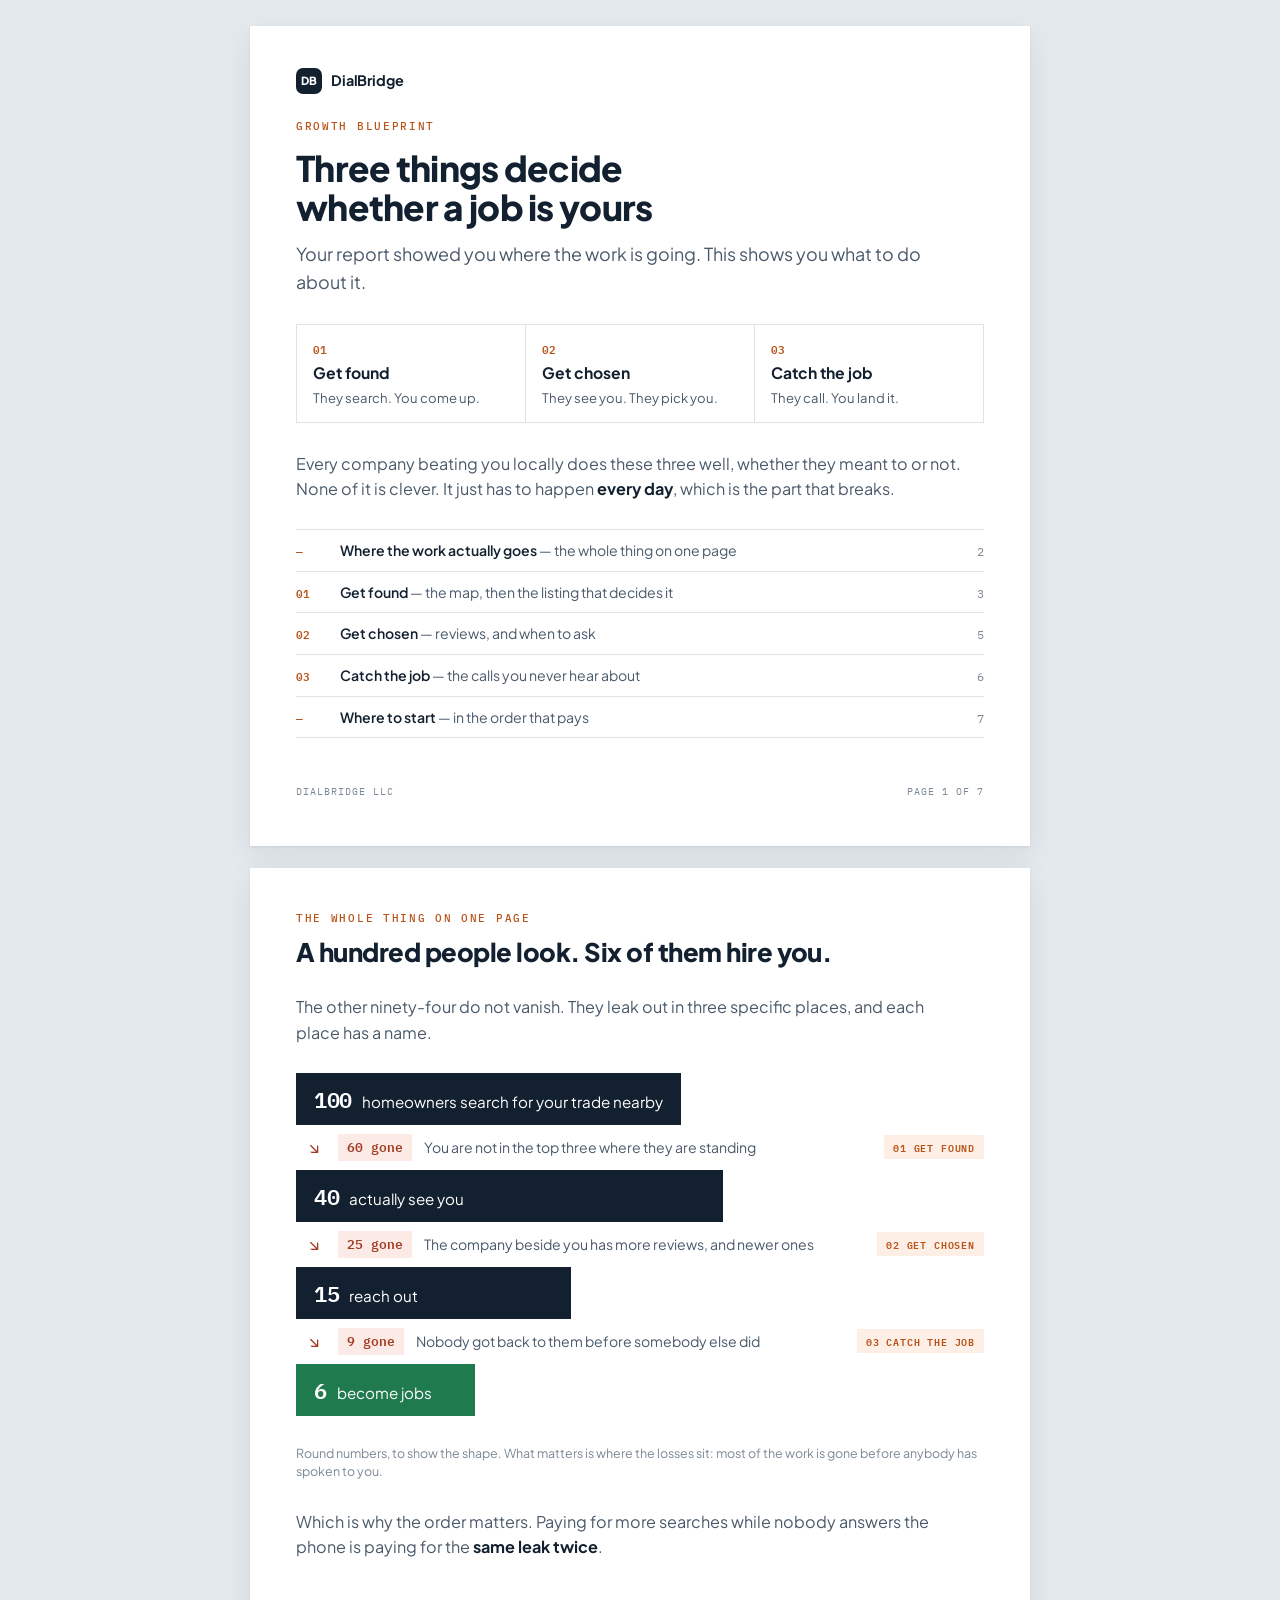
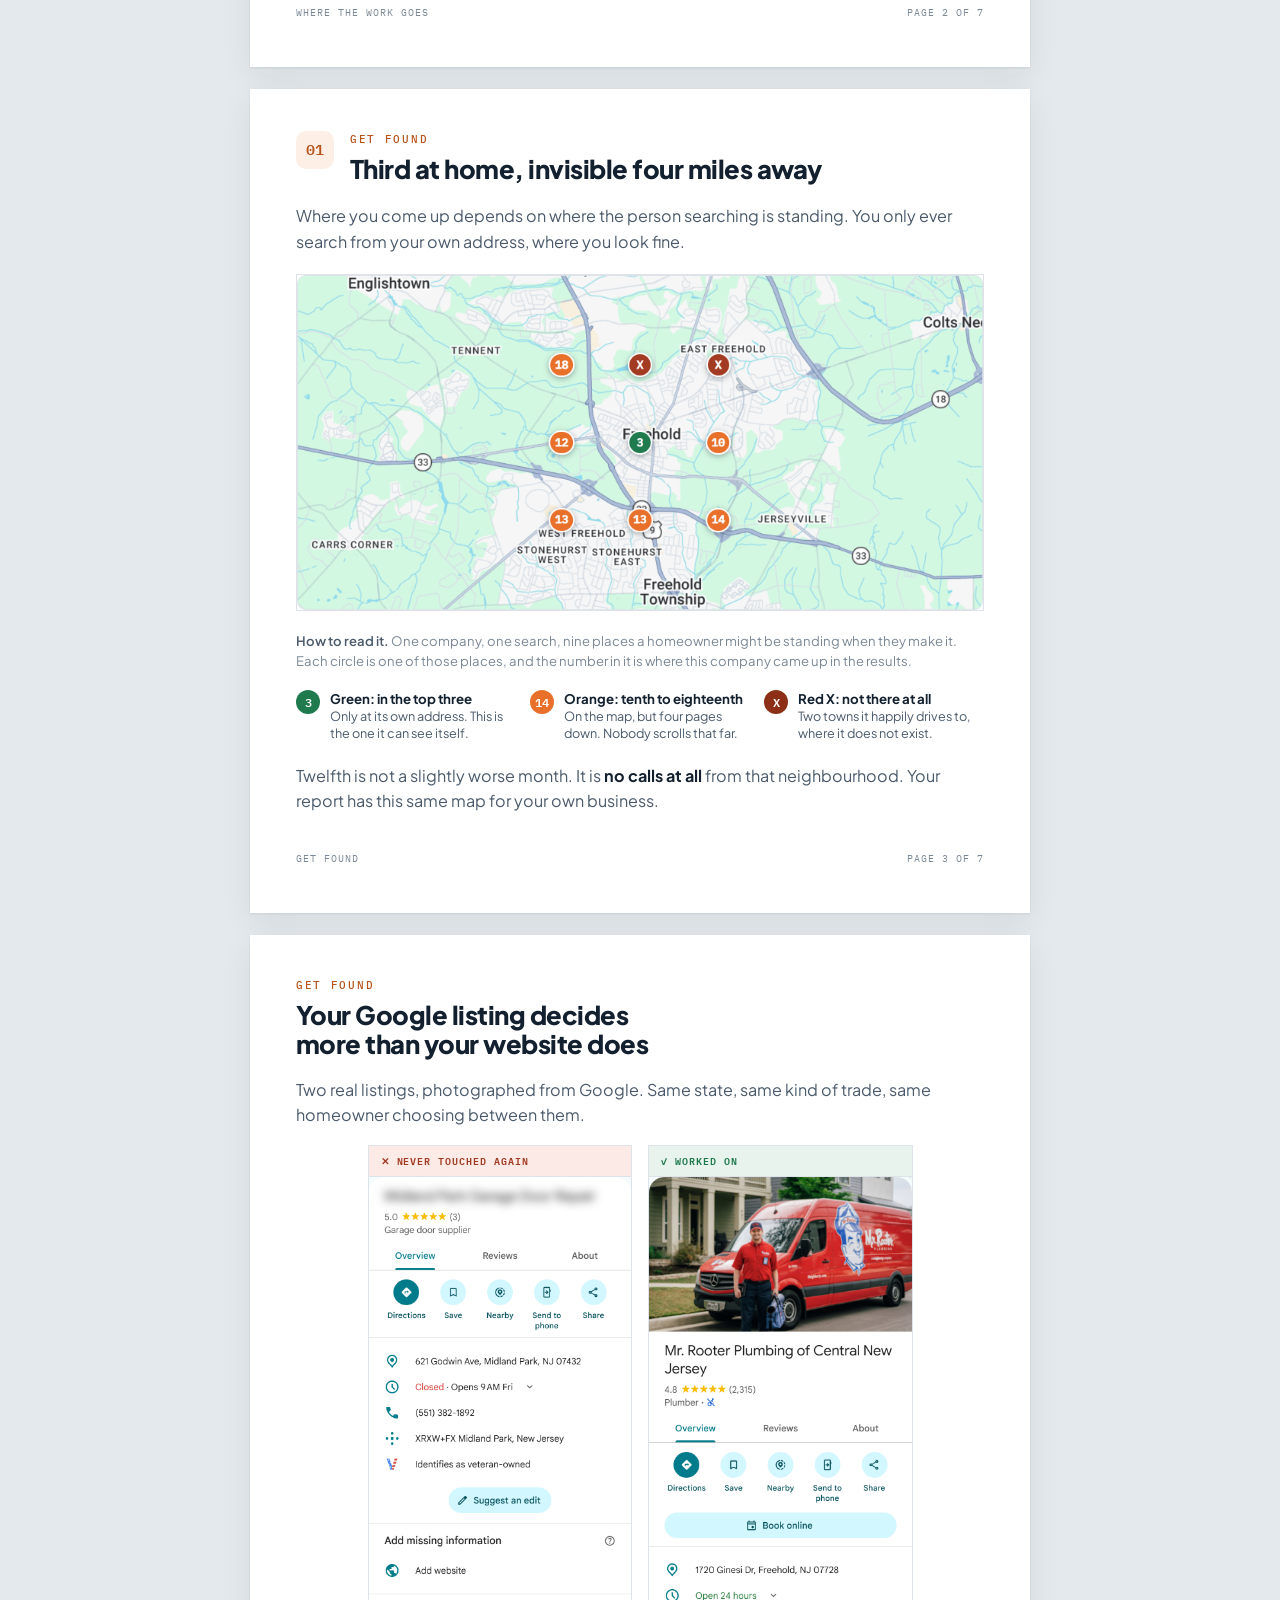
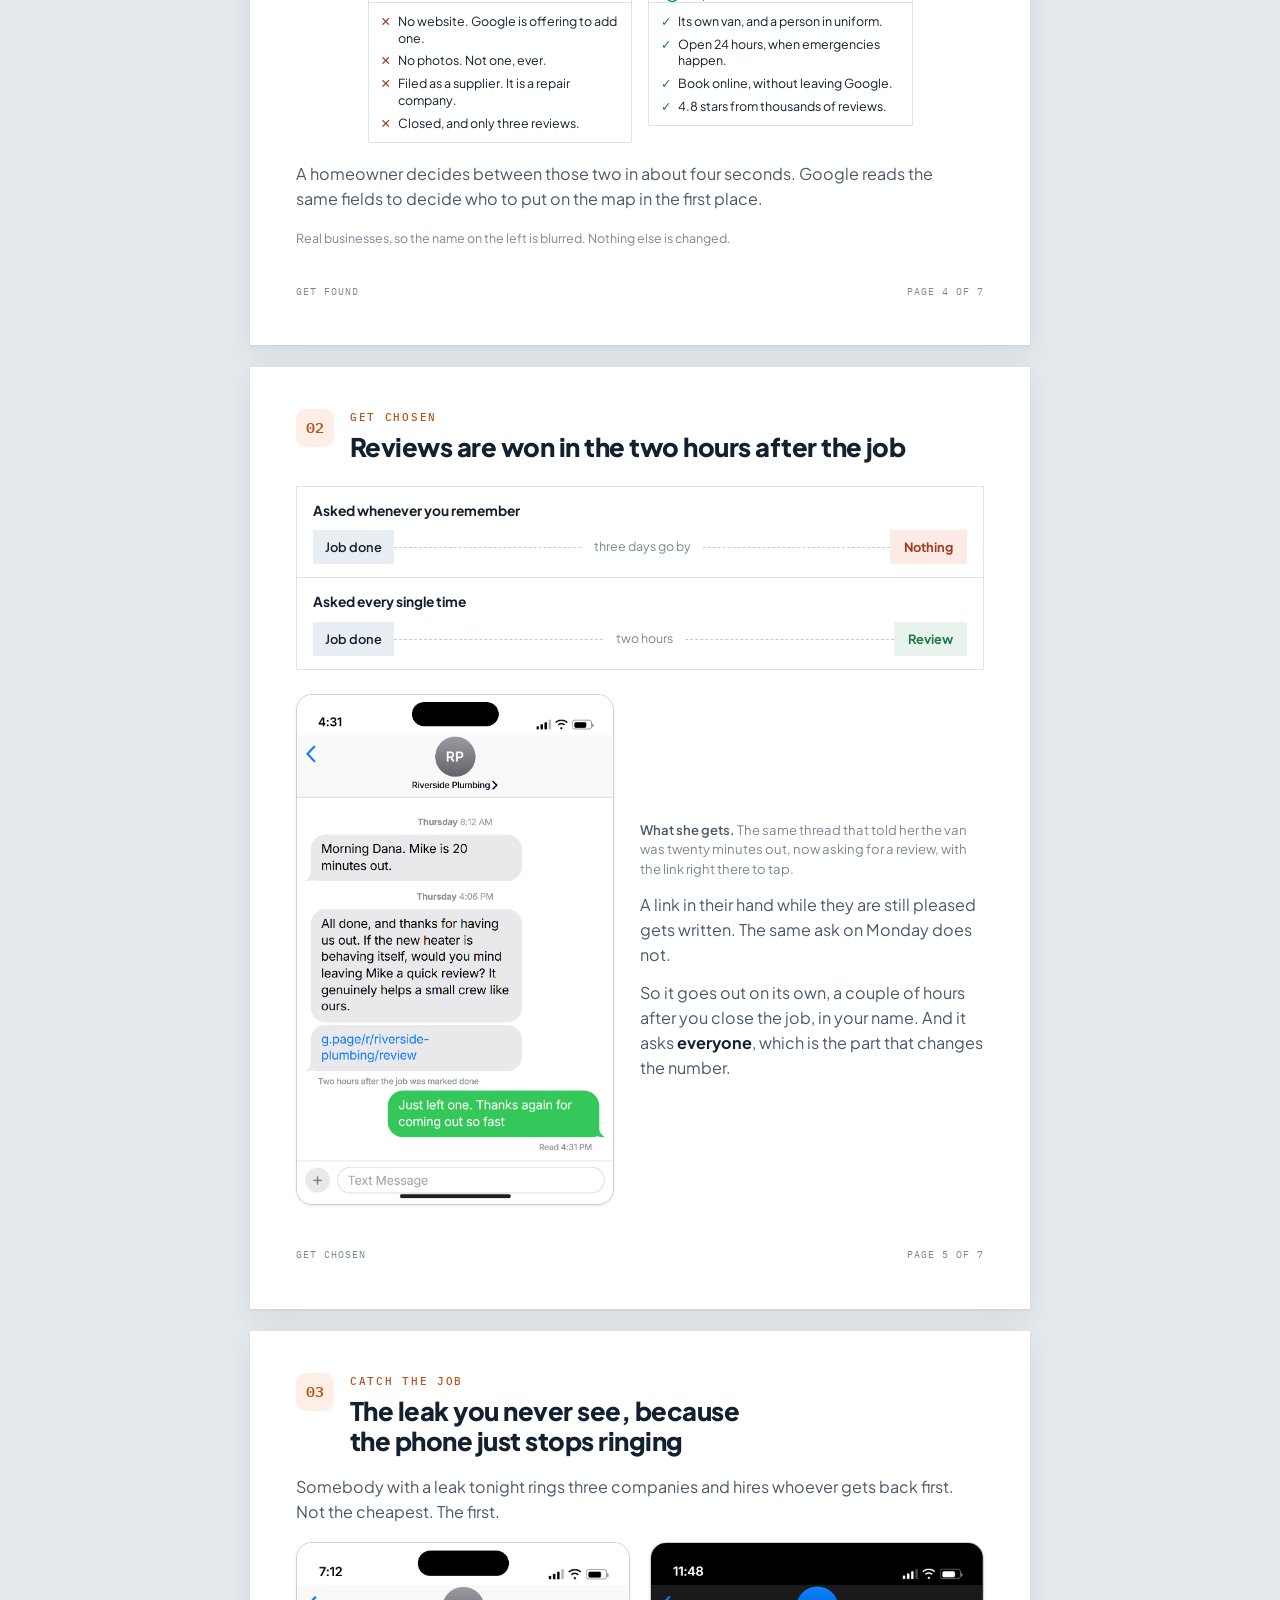
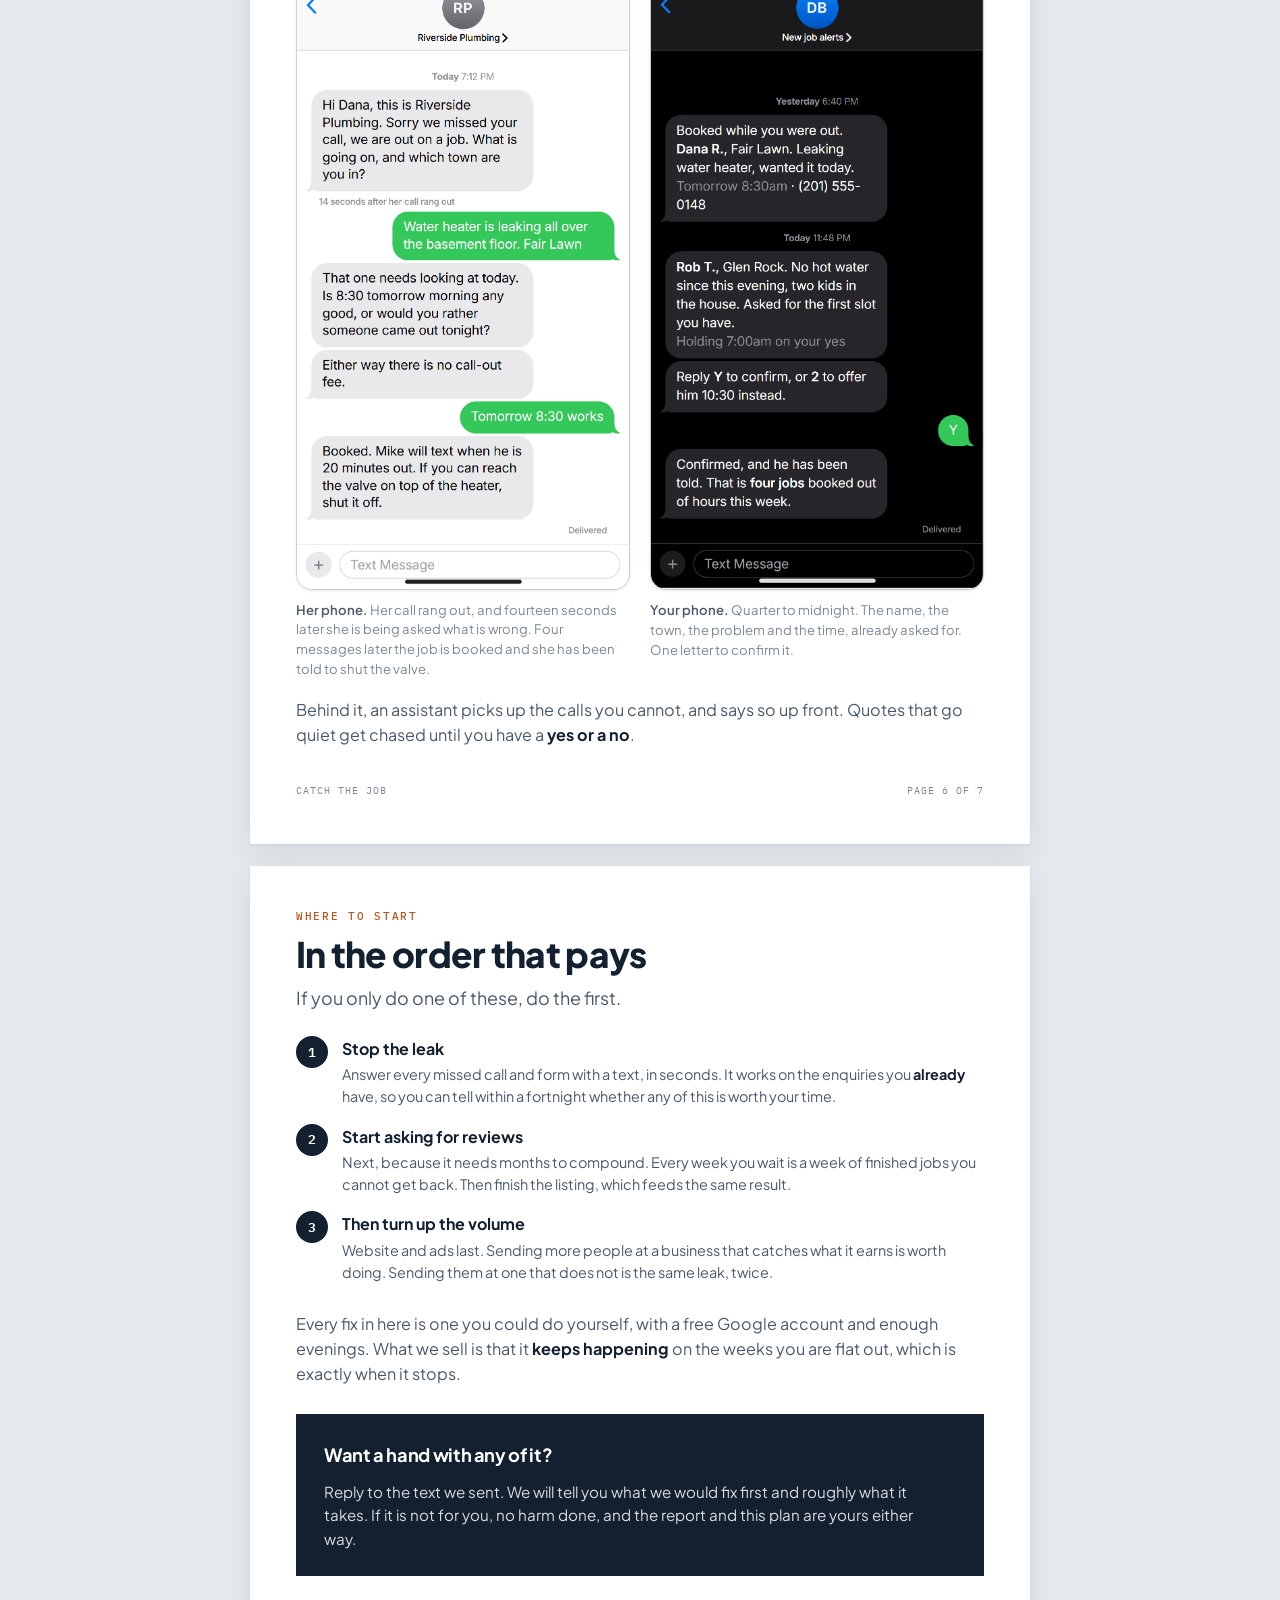
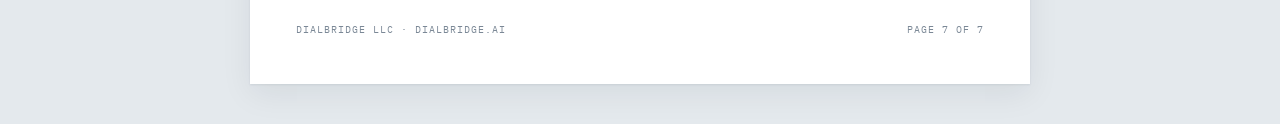
<file: blueprint/index.html>
<!doctype html>
<html lang="en">
<head>
<meta charset="utf-8">
<meta name="viewport" content="width=device-width, initial-scale=1">
<title>Contractor Growth Blueprint</title>
<link rel="preconnect" href="https://fonts.googleapis.com">
<link rel="preconnect" href="https://fonts.gstatic.com" crossorigin>
<link rel="stylesheet" href="https://fonts.googleapis.com/css2?family=Plus+Jakarta+Sans:wght@400;500;600;700;800&family=IBM+Plex+Mono:wght@400;500;600&display=swap">

<style>
  /* Paper, deliberately. This gets printed to PDF and emailed to contractors, so the sheets
     stay white the way a PDF does and only the surround follows the reader's theme.

     Written for somebody reading it at the end of a twelve-hour day, on a phone, in a van.
     So: one idea per page, one picture doing the explaining, short sentences, and every
     picture told in words what to look at. Every page is built to the A4 text block,
     184mm x 271mm, which is 695 x 1024 CSS pixels at 96dpi. */
  :root {
    --ink: #12202f;
    --ink-2: #4a5a6b;
    --ink-3: #7b8896;
    --paper: #ffffff;
    --tint: #f2f5f7;
    --tint-2: #e9eef2;
    --rule: #dde3e8;
    --accent: #e8702a;
    --accent-ink: #b8531a;
    --accent-soft: #fdefe6;
    --good: #1f7a4d;
    --good-soft: #e7f3ec;
    --bad: #a33a22;
    --bad-soft: #fbeae5;
    --surround: #e4e9ed;

    --display: "Plus Jakarta Sans", ui-sans-serif, system-ui, -apple-system, "Segoe UI", sans-serif;
    --mono: "IBM Plex Mono", ui-monospace, SFMono-Regular, Menlo, monospace;
  }
  @media (prefers-color-scheme: dark) {
    :root:not([data-theme="light"]) { --surround: #1b2430; }
  }
  :root[data-theme="dark"] { --surround: #1b2430; }

  * { box-sizing: border-box; }

  body {
    margin: 0;
    background: var(--surround);
    color: var(--ink);
    font-family: var(--display);
    font-size: 15px;
    line-height: 1.6;
    -webkit-font-smoothing: antialiased;
    -webkit-print-color-adjust: exact;
    print-color-adjust: exact;
  }
  img { max-width: 100%; display: block; }

  .deck {
    display: flex; flex-direction: column; align-items: center;
    gap: 22px; padding-block: 26px 40px; padding-left: 16px; padding-right: 16px;
  }

  .sheet {
    width: 100%; max-width: 780px; background: var(--paper);
    padding: 42px 46px 46px;
    box-shadow: 0 1px 2px rgba(18, 32, 47, 0.08), 0 10px 30px rgba(18, 32, 47, 0.07);
    display: flex; flex-direction: column;
  }

  /* ---------- type ---------- */
  h1, h2, h3, h4 { margin: 0; text-wrap: balance; letter-spacing: -0.02em; }
  h1 { font-size: 2.2rem; font-weight: 800; line-height: 1.1; }
  h2 { font-size: 1.6rem; font-weight: 800; line-height: 1.16; }
  h3 { font-size: 1.02rem; font-weight: 700; }
  h4 { font-size: 0.86rem; font-weight: 700; }
  p { margin: 0; }
  strong, b { font-weight: 700; }

  .eyebrow {
    font-family: var(--mono); font-size: 0.66rem; font-weight: 500;
    letter-spacing: 0.16em; text-transform: uppercase; color: var(--accent-ink);
  }
  /* One opening line per page, then get out of the way. */
  .lede { font-size: 1.12rem; line-height: 1.55; color: var(--ink-2); max-width: 52ch; }
  .say { font-size: 1.01rem; line-height: 1.55; color: var(--ink-2); max-width: 56ch; }
  .say b { color: var(--ink); }
  .fine { font-size: 0.78rem; line-height: 1.5; color: var(--ink-3); }

  .stack { display: flex; flex-direction: column; }
  .gap-6 { gap: 6px; } .gap-10 { gap: 10px; } .gap-14 { gap: 14px; }
  .gap-18 { gap: 18px; } .gap-20 { gap: 20px; } .gap-24 { gap: 24px; }
  .gap-28 { gap: 28px; } .gap-36 { gap: 36px; }

  /* ---------- cover ---------- */
  .brand { display: flex; align-items: center; gap: 9px; }
  .brand-mark {
    width: 26px; height: 26px; border-radius: 7px; background: var(--ink); color: var(--paper);
    display: grid; place-items: center; font-size: 0.7rem; font-weight: 800; letter-spacing: -0.03em;
  }
  .brand-name { font-size: 0.9rem; font-weight: 700; letter-spacing: -0.01em; }

  .stages { display: grid; grid-template-columns: repeat(3, 1fr); gap: 1px; background: var(--rule); border: 1px solid var(--rule); }
  .stage { background: var(--paper); padding: 15px 16px; display: flex; flex-direction: column; gap: 3px; }
  .stage-n { font-family: var(--mono); font-size: 0.68rem; font-weight: 600; color: var(--accent-ink); }
  .stage-t { font-size: 0.98rem; font-weight: 700; }
  .stage-d { font-size: 0.82rem; line-height: 1.45; color: var(--ink-2); }

  .contents { display: flex; flex-direction: column; border-top: 1px solid var(--rule); }
  .c-row { display: grid; grid-template-columns: 32px 1fr auto; gap: 12px; align-items: baseline;
           padding: 9px 0; border-bottom: 1px solid var(--rule); }
  .c-n { font-family: var(--mono); font-size: 0.68rem; font-weight: 600; color: var(--accent-ink); }
  .c-t { font-size: 0.88rem; font-weight: 600; }
  .c-t span { font-weight: 400; color: var(--ink-2); }
  .c-p { font-family: var(--mono); font-size: 0.72rem; color: var(--ink-3); }

  /* ---------- page heading ---------- */
  .sec-head { display: flex; gap: 16px; align-items: flex-start; }
  .sec-n {
    flex: none; width: 38px; height: 38px; border-radius: 10px;
    background: var(--accent-soft); color: var(--accent-ink);
    display: grid; place-items: center; font-family: var(--mono); font-size: 0.95rem; font-weight: 600;
  }

  /* ---------- the funnel: where a hundred searches end up ---------- */
  .funnel { display: flex; flex-direction: column; gap: 0; }
  .fn-stage { display: flex; }
  .fn-bar {
    background: var(--ink); color: #fff; padding: 12px 18px;
    display: flex; align-items: baseline; gap: 10px;
    font-size: 0.95rem; line-height: 1.25; white-space: nowrap;
  }
  .fn-bar b { font-family: var(--mono); font-size: 1.4rem; font-weight: 600; letter-spacing: -0.02em; }
  .fn-bar.is-end { background: var(--good); }

  .fn-leak {
    display: grid; grid-template-columns: 24px auto 1fr auto; gap: 12px;
    align-items: center; padding: 9px 0 9px 6px;
  }
  .fn-arrow { font-size: 1.1rem; color: var(--bad); text-align: center; line-height: 1; }
  .fn-loss {
    font-family: var(--mono); font-size: 0.82rem; font-weight: 600; color: var(--bad);
    background: var(--bad-soft); padding: 3px 9px; white-space: nowrap;
  }
  .fn-why { font-size: 0.88rem; line-height: 1.35; color: var(--ink-2); }
  .fn-fix {
    font-family: var(--mono); font-size: 0.65rem; font-weight: 600; letter-spacing: 0.08em;
    text-transform: uppercase; color: var(--accent-ink); background: var(--accent-soft);
    padding: 4px 9px; white-space: nowrap;
  }

  /* ---------- screenshots ---------- */
  .figure { display: flex; flex-direction: column; gap: 10px; }
  .shot { width: 100%; border: 1px solid var(--rule); }
  .cap { font-size: 0.82rem; line-height: 1.5; color: var(--ink-3); }
  .cap b { color: var(--ink-2); font-weight: 600; }

  /* Told in words what to look at. Every picture in here gets one of these. */
  .read { display: grid; grid-template-columns: repeat(3, 1fr); gap: 14px; }
  .read-item { display: flex; gap: 10px; align-items: flex-start; }
  .pin {
    flex: none; width: 24px; height: 24px; border-radius: 50%;
    display: grid; place-items: center; color: #fff;
    font-family: var(--mono); font-size: 0.72rem; font-weight: 600;
  }
  .pin.is-top { background: #1f7a4d; }
  .pin.is-mid { background: #e8702a; }
  .pin.is-none { background: #8c2f16; }
  .read-t { font-size: 0.83rem; font-weight: 700; line-height: 1.3; }
  .read-d { font-size: 0.79rem; line-height: 1.4; color: var(--ink-2); }

  .compare { display: grid; grid-template-columns: 1fr 1fr; gap: 16px; align-items: start;
             width: 100%; max-width: 545px; margin: 0 auto; }
  .panel { border: 1px solid var(--rule); background: var(--paper); display: flex; flex-direction: column; }
  .panel-tag {
    padding: 7px 12px; font-family: var(--mono); font-size: 0.62rem; font-weight: 600;
    letter-spacing: 0.1em; text-transform: uppercase; display: flex; align-items: center; gap: 7px;
  }
  .panel-tag.is-bad { background: var(--bad-soft); color: var(--bad); }
  .panel-tag.is-good { background: var(--good-soft); color: var(--good); }
  .panel .shot { border: 0; border-top: 1px solid var(--rule); border-bottom: 1px solid var(--rule); }
  .panel-list { padding: 10px 12px; display: flex; flex-direction: column; gap: 6px; }
  .panel-list span { font-size: 0.78rem; line-height: 1.35; display: flex; gap: 7px; }
  .panel-list span i { font-style: normal; flex: none; font-weight: 700; }
  .panel-list .miss i { color: var(--bad); }
  .panel-list .has i { color: var(--good); }

  /* a phone big enough to read, with a few lines beside it */
  .showcase { display: grid; grid-template-columns: 318px 1fr; gap: 26px; align-items: center; }
  .showcase.wide { grid-template-columns: 1fr 1fr; gap: 20px; align-items: start; }
  .device { border: 1px solid #c9d0d7; border-radius: 16px; overflow: hidden; background: #fff;
            box-shadow: 0 1px 3px rgba(18, 32, 47, 0.1); }
  .device img { width: 100%; }
  .showcase-text { display: flex; flex-direction: column; gap: 13px; }

  /* ---------- two timelines: the whole review argument ---------- */
  .tl { display: flex; flex-direction: column; gap: 1px; background: var(--rule); border: 1px solid var(--rule); }
  .tl-row { background: var(--paper); padding: 13px 16px; display: flex; flex-direction: column; gap: 8px; }
  .tl-tag { font-size: 0.86rem; font-weight: 700; }
  .tl-track { display: flex; align-items: stretch; }
  .tl-step {
    flex: none; padding: 7px 12px; font-size: 0.8rem; font-weight: 600;
    background: var(--tint-2); color: var(--ink); display: flex; align-items: center;
  }
  /* One dashed rule with the wait written on it. A tight repeating gradient across the
     whole span reads as a barcode, not as time passing. */
  .tl-wait { flex: 1; position: relative; display: flex; align-items: center; justify-content: center; }
  .tl-wait::before {
    content: ""; position: absolute; left: 0; right: 0; top: 50%;
    border-top: 1px dashed #c3cdd6;
  }
  .tl-wait span {
    position: relative; background: var(--paper); padding: 0 12px;
    font-size: 0.78rem; color: var(--ink-3);
  }
  .tl-end { flex: none; padding: 7px 14px; font-size: 0.8rem; font-weight: 700; display: flex; align-items: center; }
  .tl-end.is-bad { background: var(--bad-soft); color: var(--bad); }
  .tl-end.is-good { background: var(--good-soft); color: var(--good); }

  /* ---------- what you get: short lines, not paragraphs ---------- */
  .gets { display: flex; flex-direction: column; gap: 0; border-top: 1px solid var(--rule); }
  .get { display: grid; grid-template-columns: 9px 1fr; gap: 14px; padding: 11px 0;
         border-bottom: 1px solid var(--rule); align-items: start; }
  .get-dot { width: 9px; height: 9px; border-radius: 2px; background: var(--accent); margin-top: 6px; }
  .get-t { font-size: 0.93rem; font-weight: 700; }
  .get-d { font-size: 0.86rem; line-height: 1.5; color: var(--ink-2); max-width: 62ch; }

  /* ---------- start here ---------- */
  .steps { display: flex; flex-direction: column; gap: 16px; }
  .step { display: grid; grid-template-columns: 32px 1fr; gap: 14px; align-items: start; }
  .step-n {
    width: 32px; height: 32px; border-radius: 50%; background: var(--ink); color: #fff;
    display: grid; place-items: center; font-family: var(--mono); font-size: 0.8rem; font-weight: 600;
  }
  .step-t { font-size: 1rem; font-weight: 700; margin-bottom: 3px; }
  .step-d { font-size: 0.9rem; line-height: 1.5; color: var(--ink-2); max-width: 58ch; }
  .step-d b { color: var(--ink); }

  .close { background: var(--ink); color: #fff; padding: 26px 28px; display: flex; flex-direction: column; gap: 10px; }
  .close h3 { color: #fff; font-size: 1.14rem; }
  .close p { color: rgba(255, 255, 255, 0.84); font-size: 0.95rem; line-height: 1.55; max-width: 54ch; }

  .footer { display: flex; justify-content: space-between; gap: 12px; align-items: baseline;
            margin-top: auto; padding-top: 18px; }
  .footer span { font-family: var(--mono); font-size: 0.62rem; letter-spacing: 0.1em; text-transform: uppercase; color: var(--ink-3); }

  /* ---------- narrow ---------- */
  @media (max-width: 680px) {
    .sheet { padding: 26px 20px 30px; }
    h1 { font-size: 1.6rem; }
    h2 { font-size: 1.24rem; }
    .stages, .compare, .read { grid-template-columns: 1fr; }
    .showcase, .showcase.wide { grid-template-columns: 1fr; }
    .device { max-width: 300px; }
    .fn-bar { white-space: normal; }
    .fn-leak { grid-template-columns: 20px auto 1fr; }
    .fn-fix { grid-column: 2 / -1; justify-self: start; }
    .sec-head { gap: 12px; }
  }

  /* ---------- print: one sheet per page ---------- */
  @media print {
    @page { size: A4; margin: 13mm; }
    /* Bigger on paper than it needs to be on screen. The reader is tired and the page has
       the room: fewer words per page means the words that are left can be larger.
       It has to go on the root element, because every size in here is in rem. */
    html { font-size: 13pt; }
    body { background: #fff; }
    .deck { gap: 0; padding: 0; }
    .sheet {
      max-width: none; width: 100%; min-height: 269mm;
      box-shadow: none; padding: 0;
      break-after: page; page-break-after: always;
      /* Spread whatever height is left between the blocks instead of dumping all of it
         above the footer, which leaves half a page of nothing. */
      justify-content: space-between;
    }
    .sheet:last-child { break-after: auto; page-break-after: auto; }
    .footer { margin-top: 0; }
    .sec-head, .compare, .panel, .showcase, .funnel, .tl, .get, .step, .close, .figure, .read {
      break-inside: avoid; page-break-inside: avoid;
    }
    .showcase.wide .device { max-width: 308px; margin: 0 auto; }
  }

  @media (prefers-reduced-motion: reduce) { * { animation: none !important; transition: none !important; } }
</style>
</head>
<body>

<div class="deck">

  <!-- ============ 1: cover ============ -->
  <section class="sheet stack gap-28">
    <div class="stack gap-24">
      <div class="brand">
        <span class="brand-mark" aria-hidden="true">DB</span>
        <span class="brand-name">DialBridge</span>
      </div>

      <div class="stack gap-14">
        <p class="eyebrow">Growth Blueprint</p>
        <h1>Three things decide whether a job is yours</h1>
        <p class="lede">
          Your report showed you where the work is going. This shows you what to do about it.
        </p>
      </div>
    </div>

    <div class="stages">
      <div class="stage">
        <span class="stage-n">01</span>
        <span class="stage-t">Get found</span>
        <span class="stage-d">They search. You come up.</span>
      </div>
      <div class="stage">
        <span class="stage-n">02</span>
        <span class="stage-t">Get chosen</span>
        <span class="stage-d">They see you. They pick you.</span>
      </div>
      <div class="stage">
        <span class="stage-n">03</span>
        <span class="stage-t">Catch the job</span>
        <span class="stage-d">They call. You land it.</span>
      </div>
    </div>

    <p class="say">
      Every company beating you locally does these three well, whether they meant to or not.
      None of it is clever. It just has to happen <b>every day</b>, which is the part that
      breaks.
    </p>

    <div class="contents">
      <div class="c-row">
        <span class="c-n">&mdash;</span>
        <span class="c-t">Where the work actually goes <span>&mdash; the whole thing on one page</span></span>
        <span class="c-p">2</span>
      </div>
      <div class="c-row">
        <span class="c-n">01</span>
        <span class="c-t">Get found <span>&mdash; the map, then the listing that decides it</span></span>
        <span class="c-p">3</span>
      </div>
      <div class="c-row">
        <span class="c-n">02</span>
        <span class="c-t">Get chosen <span>&mdash; reviews, and when to ask</span></span>
        <span class="c-p">5</span>
      </div>
      <div class="c-row">
        <span class="c-n">03</span>
        <span class="c-t">Catch the job <span>&mdash; the calls you never hear about</span></span>
        <span class="c-p">6</span>
      </div>
      <div class="c-row">
        <span class="c-n">&mdash;</span>
        <span class="c-t">Where to start <span>&mdash; in the order that pays</span></span>
        <span class="c-p">7</span>
      </div>
    </div>

    <div class="footer">
      <span>DialBridge LLC</span>
      <span>Page 1 of 7</span>
    </div>
  </section>

  <!-- ============ 2: the funnel ============ -->
  <section class="sheet stack gap-28">
    <div class="stack gap-10">
      <p class="eyebrow">The whole thing on one page</p>
      <h2>A hundred people look. Six of them hire you.</h2>
    </div>

    <p class="say">
      The other ninety-four do not vanish. They leak out in three specific places, and each
      place has a name.
    </p>

    <div class="funnel">
      <div class="fn-stage">
        <div class="fn-bar"><b>100</b> homeowners search for your trade nearby</div>
      </div>
      <div class="fn-leak">
        <span class="fn-arrow" aria-hidden="true">&#8600;</span>
        <span class="fn-loss">60 gone</span>
        <span class="fn-why">You are not in the top three where they are standing</span>
        <span class="fn-fix">01 Get found</span>
      </div>

      <div class="fn-stage">
        <div class="fn-bar" style="width: 62%"><b>40</b> actually see you</div>
      </div>
      <div class="fn-leak">
        <span class="fn-arrow" aria-hidden="true">&#8600;</span>
        <span class="fn-loss">25 gone</span>
        <span class="fn-why">The company beside you has more reviews, and newer ones</span>
        <span class="fn-fix">02 Get chosen</span>
      </div>

      <div class="fn-stage">
        <div class="fn-bar" style="width: 40%"><b>15</b> reach out</div>
      </div>
      <div class="fn-leak">
        <span class="fn-arrow" aria-hidden="true">&#8600;</span>
        <span class="fn-loss">9 gone</span>
        <span class="fn-why">Nobody got back to them before somebody else did</span>
        <span class="fn-fix">03 Catch the job</span>
      </div>

      <div class="fn-stage">
        <div class="fn-bar is-end" style="width: 26%"><b>6</b> become jobs</div>
      </div>
    </div>

    <p class="fine">
      Round numbers, to show the shape. What matters is where the losses sit: most of the work
      is gone before anybody has spoken to you.
    </p>

    <p class="say">
      Which is why the order matters. Paying for more searches while nobody answers the phone
      is paying for the <b>same leak twice</b>.
    </p>

    <div class="footer">
      <span>Where the work goes</span>
      <span>Page 2 of 7</span>
    </div>
  </section>

  <!-- ============ 3: get found, the map ============ -->
  <section class="sheet stack gap-20">
    <div class="sec-head">
      <span class="sec-n" aria-hidden="true">01</span>
      <div class="stack gap-6">
        <p class="eyebrow">Get found</p>
        <h2>Third at home, invisible four miles away</h2>
      </div>
    </div>

    <p class="say">
      Where you come up depends on where the person searching is standing. You only ever
      search from your own address, where you look fine.
    </p>

    <img class="shot" src="img/heatmap-real.png" alt="A Google map of an area of New Jersey with nine numbered circles marking where one company ranked for the same search made at nine points around its address: a green 3 at the centre, orange numbers from 10 to 18 around it, and two dark red X pins where it did not appear at all.">

    <p class="cap">
      <b>How to read it.</b> One company, one search, nine places a homeowner might be standing
      when they make it. Each circle is one of those places, and the number in it is where this
      company came up in the results.
    </p>

    <div class="read">
      <div class="read-item">
        <span class="pin is-top">3</span>
        <div>
          <p class="read-t">Green: in the top three</p>
          <p class="read-d">Only at its own address. This is the one it can see itself.</p>
        </div>
      </div>
      <div class="read-item">
        <span class="pin is-mid">14</span>
        <div>
          <p class="read-t">Orange: tenth to eighteenth</p>
          <p class="read-d">On the map, but four pages down. Nobody scrolls that far.</p>
        </div>
      </div>
      <div class="read-item">
        <span class="pin is-none">X</span>
        <div>
          <p class="read-t">Red X: not there at all</p>
          <p class="read-d">Two towns it happily drives to, where it does not exist.</p>
        </div>
      </div>
    </div>

    <p class="say">
      Twelfth is not a slightly worse month. It is <b>no calls at all</b> from that
      neighbourhood. Your report has this same map for your own business.
    </p>

    <div class="footer">
      <span>Get found</span>
      <span>Page 3 of 7</span>
    </div>
  </section>

  <!-- ============ 4: get found, the listing ============ -->
  <section class="sheet stack gap-18">
    <div class="stack gap-6">
      <p class="eyebrow">Get found</p>
      <h2>Your Google listing decides more than your website does</h2>
    </div>

    <p class="say">
      Two real listings, photographed from Google. Same state, same kind of trade, same
      homeowner choosing between them.
    </p>

    <div class="compare">
      <div class="panel">
        <div class="panel-tag is-bad"><span aria-hidden="true">&#10005;</span> Never touched again</div>
        <img class="shot" src="img/panel-thin.png" alt="A real Google Maps listing for a garage door company: five stars, the category garage door supplier, an address, closed now, a phone number, a section headed Add missing information offering to add a website, and an empty photo strip.">
        <div class="panel-list">
          <span class="miss"><i>&#10005;</i> No website. Google is offering to add one.</span>
          <span class="miss"><i>&#10005;</i> No photos. Not one, ever.</span>
          <span class="miss"><i>&#10005;</i> Filed as a supplier. It is a repair company.</span>
          <span class="miss"><i>&#10005;</i> Closed, and only three reviews.</span>
        </div>
      </div>

      <div class="panel">
        <div class="panel-tag is-good"><span aria-hidden="true">&#10003;</span> Worked on</div>
        <img class="shot" src="img/panel-complete.png" alt="A real Google Maps listing for a plumbing company: a photo of a branded van and a uniformed technician, 4.8 stars, the category plumber, a Book online button, an address, open 24 hours, two website links and a phone number.">
        <div class="panel-list">
          <span class="has"><i>&#10003;</i> Its own van, and a person in uniform.</span>
          <span class="has"><i>&#10003;</i> Open 24 hours, when emergencies happen.</span>
          <span class="has"><i>&#10003;</i> Book online, without leaving Google.</span>
          <span class="has"><i>&#10003;</i> 4.8 stars from thousands of reviews.</span>
        </div>
      </div>
    </div>

    <p class="say">
      A homeowner decides between those two in about four seconds. Google reads the same
      fields to decide who to put on the map in the first place.
    </p>

    <p class="fine">Real businesses, so the name on the left is blurred. Nothing else is changed.</p>

    <div class="footer">
      <span>Get found</span>
      <span>Page 4 of 7</span>
    </div>
  </section>

  <!-- ============ 5: get chosen ============ -->
  <section class="sheet stack gap-24">
    <div class="sec-head">
      <span class="sec-n" aria-hidden="true">02</span>
      <div class="stack gap-6">
        <p class="eyebrow">Get chosen</p>
        <h2>Reviews are won in the two hours after the job</h2>
      </div>
    </div>

    <div class="tl">
      <div class="tl-row">
        <span class="tl-tag">Asked whenever you remember</span>
        <div class="tl-track">
          <span class="tl-step">Job done</span>
          <span class="tl-wait"><span>three days go by</span></span>
          <span class="tl-end is-bad">Nothing</span>
        </div>
      </div>
      <div class="tl-row">
        <span class="tl-tag">Asked every single time</span>
        <div class="tl-track">
          <span class="tl-step">Job done</span>
          <span class="tl-wait"><span>two hours</span></span>
          <span class="tl-end is-good">Review</span>
        </div>
      </div>
    </div>

    <div class="showcase">
      <div class="device">
        <img src="img/thread-review.png" alt="A phone screenshot of a text thread. In the morning the company texts that Mike is twenty minutes out. That afternoon it says the job is all done and asks whether she would mind leaving Mike a quick review, with a review link underneath. She replies that she just left one.">
      </div>
      <div class="showcase-text">
        <p class="cap">
          <b>What she gets.</b> The same thread that told her the van was twenty minutes out,
          now asking for a review, with the link right there to tap.
        </p>
        <p class="say">
          A link in their hand while they are still pleased gets written. The same ask on
          Monday does not.
        </p>
        <p class="say">
          So it goes out on its own, a couple of hours after you close the job, in your name.
          And it asks <b>everyone</b>, which is the part that changes the number.
        </p>
      </div>
    </div>

    <div class="footer">
      <span>Get chosen</span>
      <span>Page 5 of 7</span>
    </div>
  </section>

  <!-- ============ 6: catch the job ============ -->
  <section class="sheet stack gap-18">
    <div class="sec-head">
      <span class="sec-n" aria-hidden="true">03</span>
      <div class="stack gap-6">
        <p class="eyebrow">Catch the job</p>
        <h2>The leak you never see, because the phone just stops ringing</h2>
      </div>
    </div>

    <p class="say">
      Somebody with a leak tonight rings three companies and hires whoever gets back first.
      Not the cheapest. The first.
    </p>

    <div class="showcase wide">
      <div class="figure">
        <div class="device">
          <img src="img/thread-missed-call.png" alt="A phone screenshot from the homeowner's side. Fourteen seconds after her call rang out, a text arrives from the plumbing company asking what is going on and which town she is in. She replies that her water heater is leaking across the basement floor. Two appointment times are offered, she picks one, and the job is booked.">
        </div>
        <p class="cap">
          <b>Her phone.</b> Her call rang out, and fourteen seconds later she is being asked
          what is wrong. Four messages later the job is booked and she has been told to shut
          the valve.
        </p>
      </div>
      <div class="figure">
        <div class="device">
          <img src="img/thread-owner.png" alt="A phone screenshot from the contractor's side at 11:48 at night. Two jobs have been booked while he was out, each listed with the name, town, problem and time. The second asks him to reply Y to confirm the held slot, he replies Y, and is told it is confirmed and that four jobs have been booked out of hours this week.">
        </div>
        <p class="cap">
          <b>Your phone.</b> Quarter to midnight. The name, the town, the problem and the time,
          already asked for. One letter to confirm it.
        </p>
      </div>
    </div>

    <p class="say">
      Behind it, an assistant picks up the calls you cannot, and says so up front. Quotes that
      go quiet get chased until you have a <b>yes or a no</b>.
    </p>

    <div class="footer">
      <span>Catch the job</span>
      <span>Page 6 of 7</span>
    </div>
  </section>

  <!-- ============ 7: where to start ============ -->
  <section class="sheet stack gap-28">
    <div class="stack gap-24">
      <div class="stack gap-10">
        <p class="eyebrow">Where to start</p>
        <h1>In the order that pays</h1>
        <p class="lede">If you only do one of these, do the first.</p>
      </div>

      <div class="steps">
        <div class="step">
          <span class="step-n" aria-hidden="true">1</span>
          <div>
            <p class="step-t">Stop the leak</p>
            <p class="step-d">
              Answer every missed call and form with a text, in seconds. It works on the
              enquiries you <b>already</b> have, so you can tell within a fortnight whether any
              of this is worth your time.
            </p>
          </div>
        </div>
        <div class="step">
          <span class="step-n" aria-hidden="true">2</span>
          <div>
            <p class="step-t">Start asking for reviews</p>
            <p class="step-d">
              Next, because it needs months to compound. Every week you wait is a week of
              finished jobs you cannot get back. Then finish the listing, which feeds the same
              result.
            </p>
          </div>
        </div>
        <div class="step">
          <span class="step-n" aria-hidden="true">3</span>
          <div>
            <p class="step-t">Then turn up the volume</p>
            <p class="step-d">
              Website and ads last. Sending more people at a business that catches what it
              earns is worth doing. Sending them at one that does not is the same leak, twice.
            </p>
          </div>
        </div>
      </div>
    </div>

    <p class="say">
      Every fix in here is one you could do yourself, with a free Google account and enough
      evenings. What we sell is that it <b>keeps happening</b> on the weeks you are flat out,
      which is exactly when it stops.
    </p>

    <div class="close">
      <h3>Want a hand with any of it?</h3>
      <p>
        Reply to the text we sent. We will tell you what we would fix first and roughly what it
        takes. If it is not for you, no harm done, and the report and this plan are yours
        either way.
      </p>
    </div>

    <div class="footer">
      <span>DialBridge LLC &middot; dialbridge.ai</span>
      <span>Page 7 of 7</span>
    </div>
  </section>

</div>
</body>
</html>
</file>
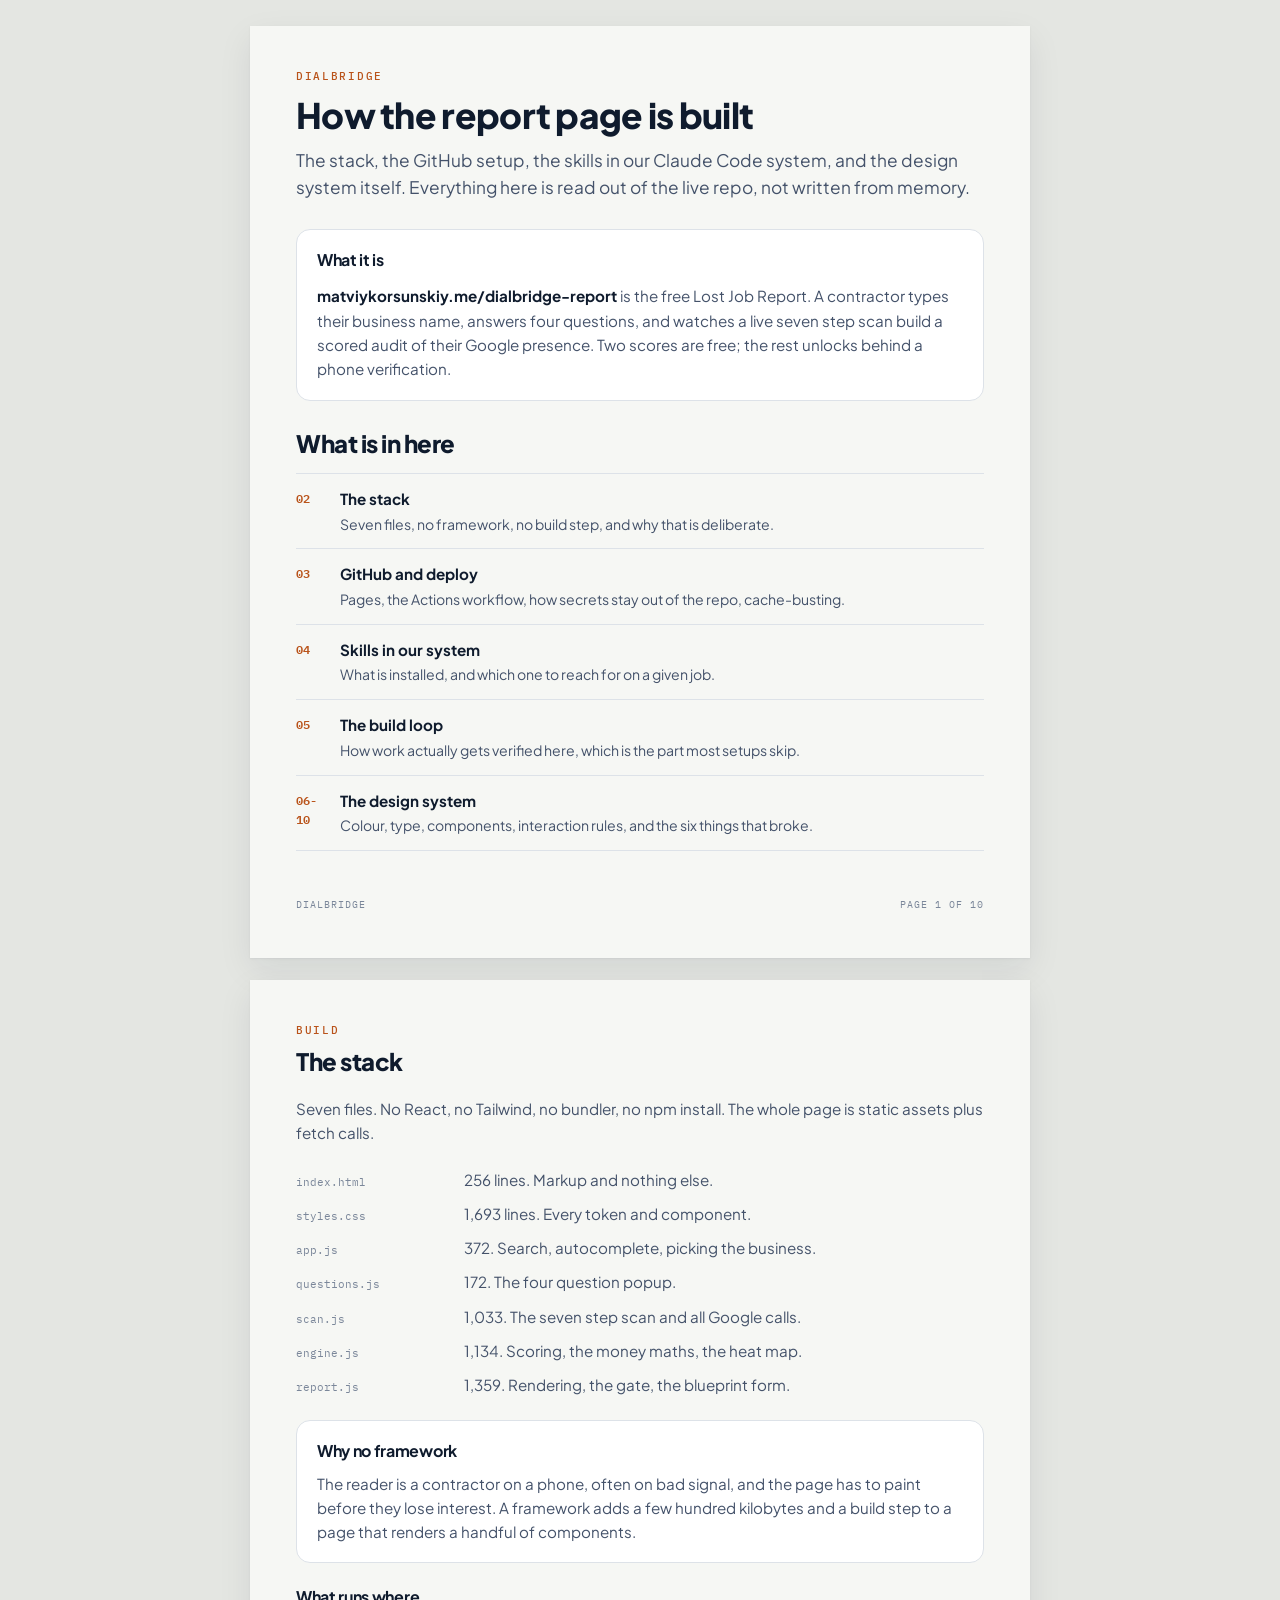
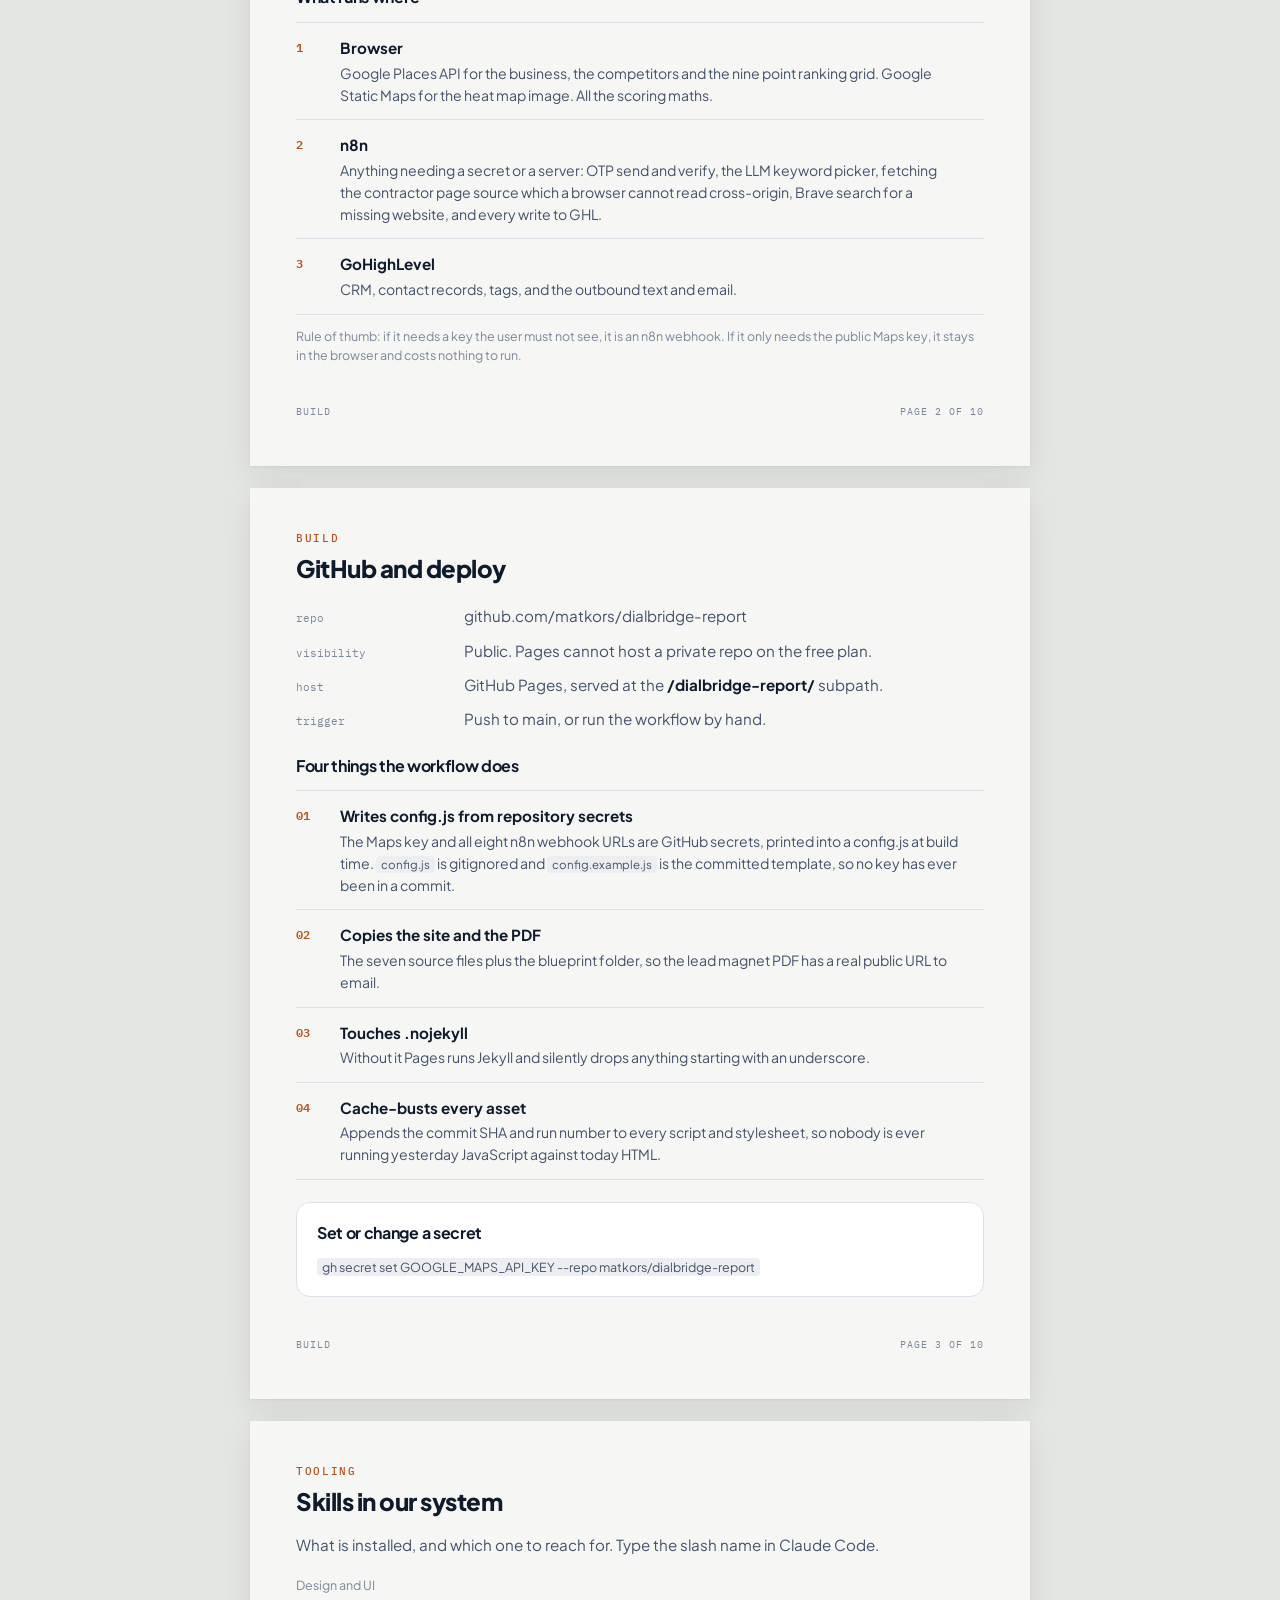
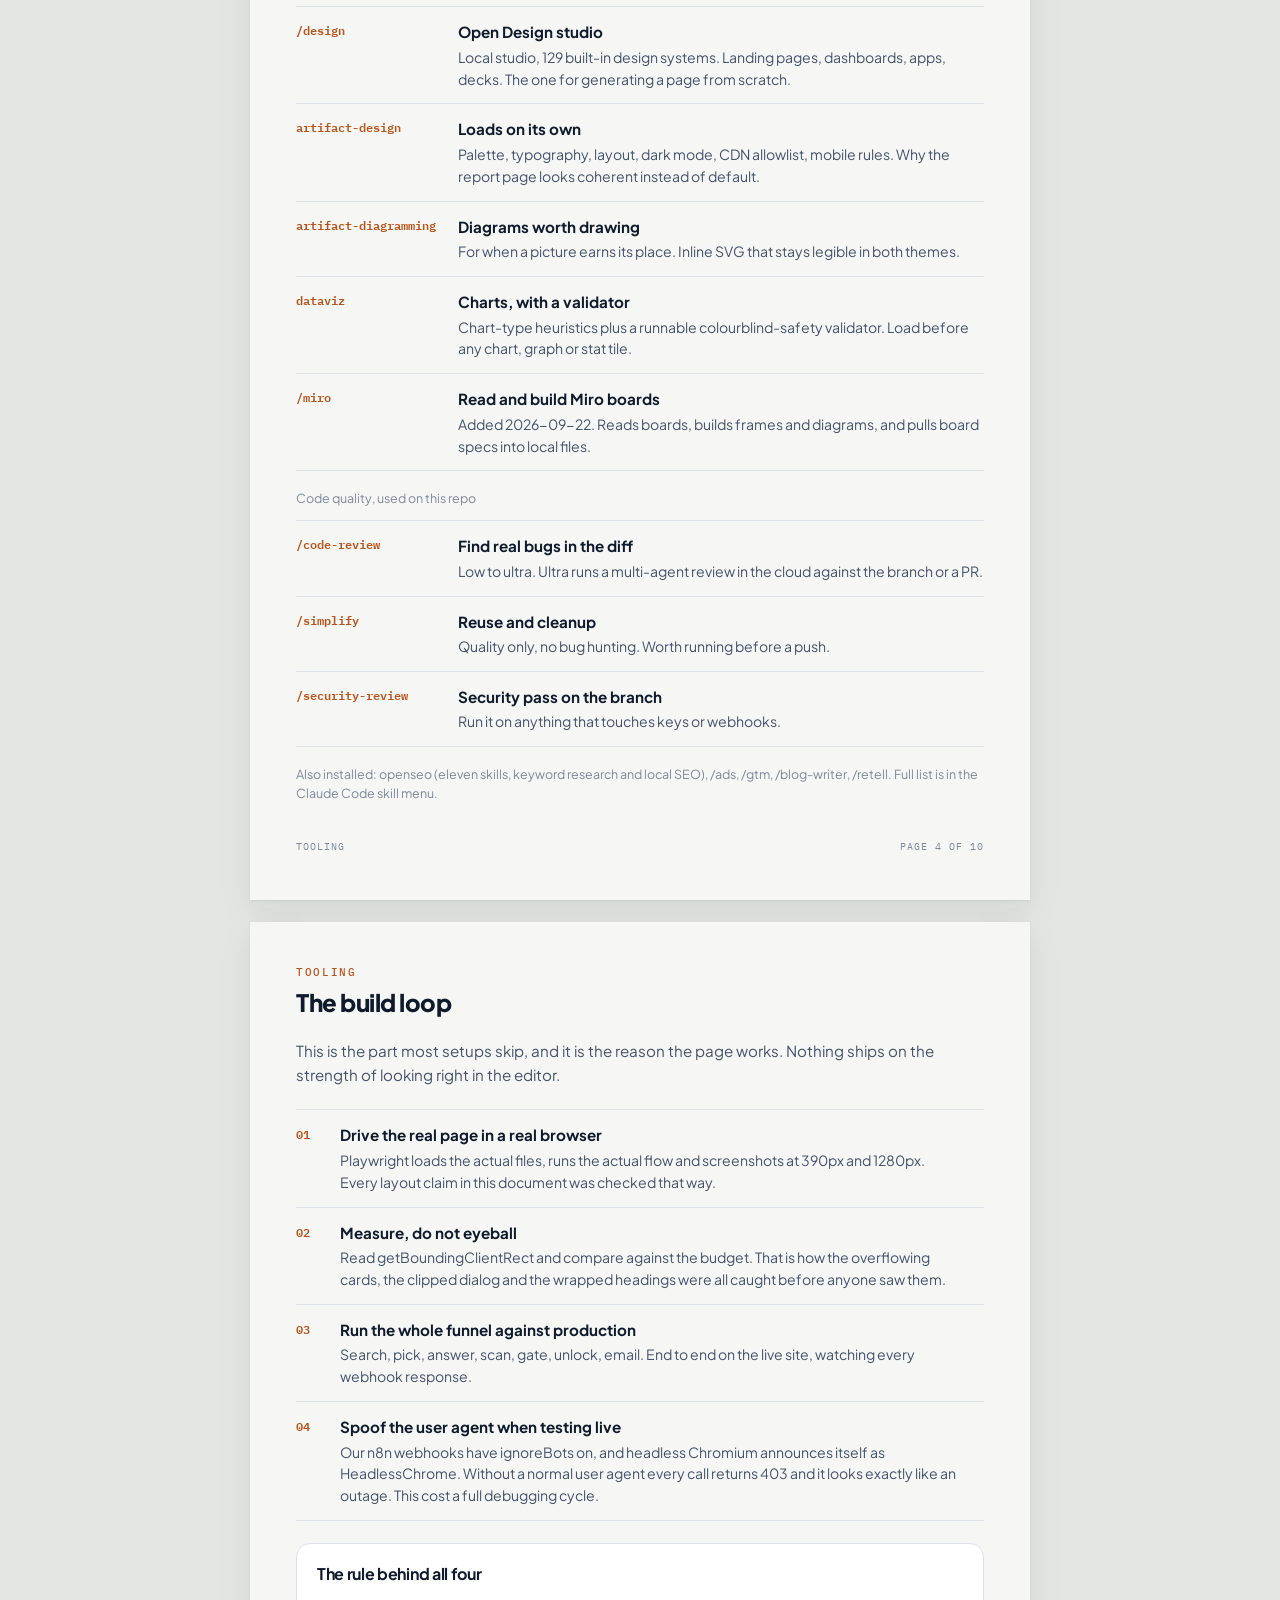
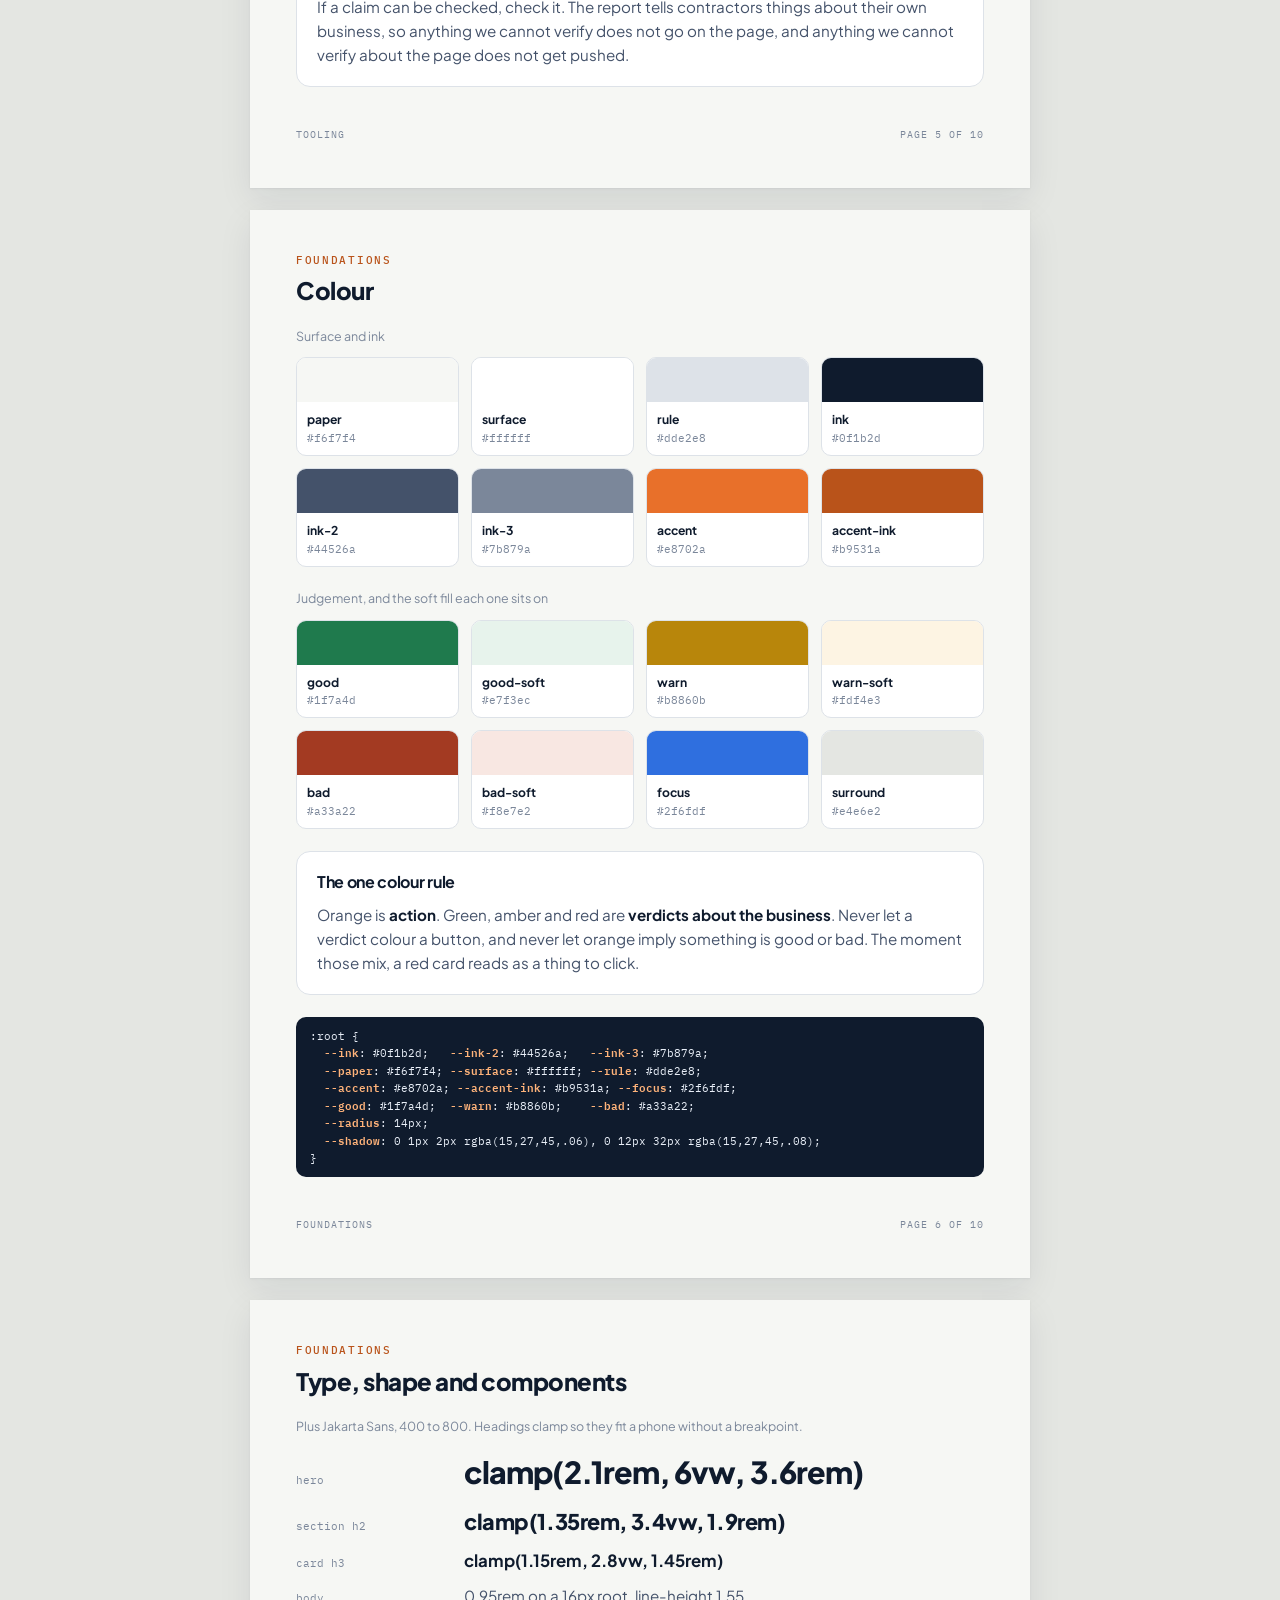
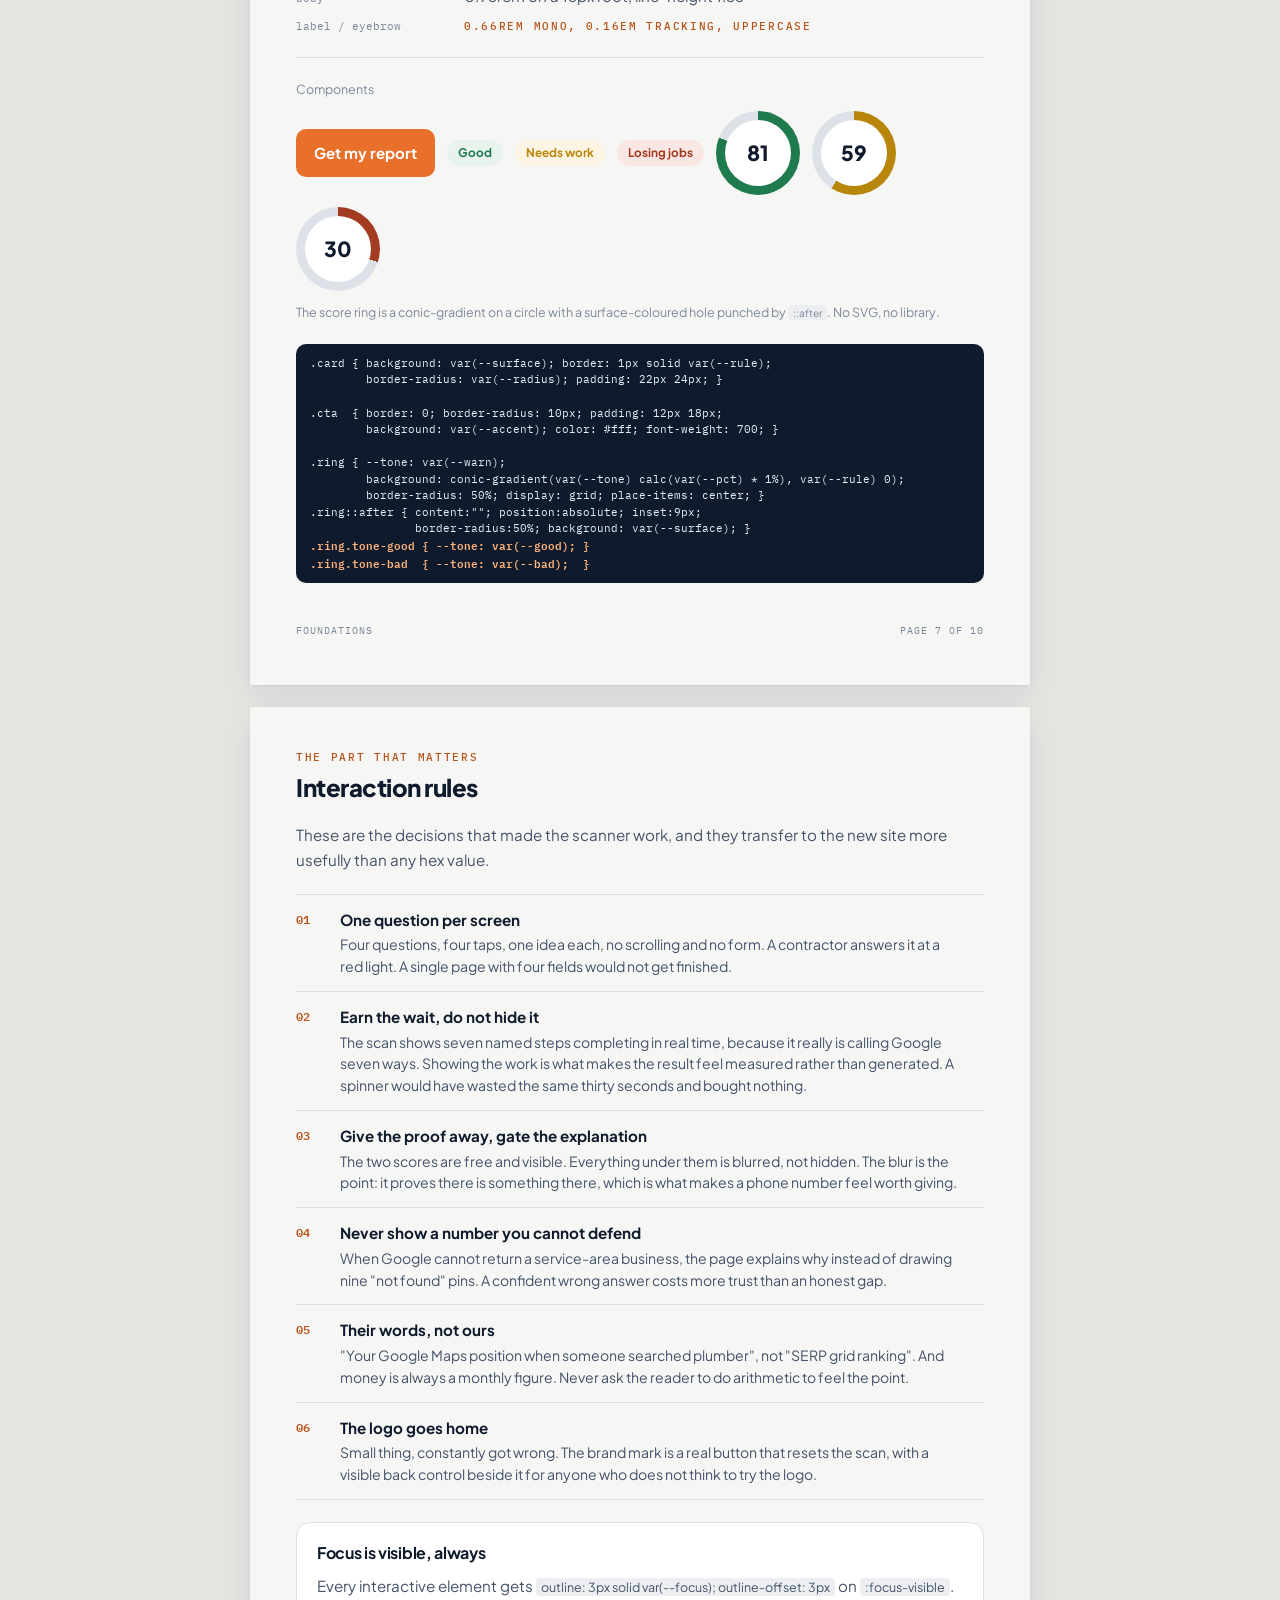
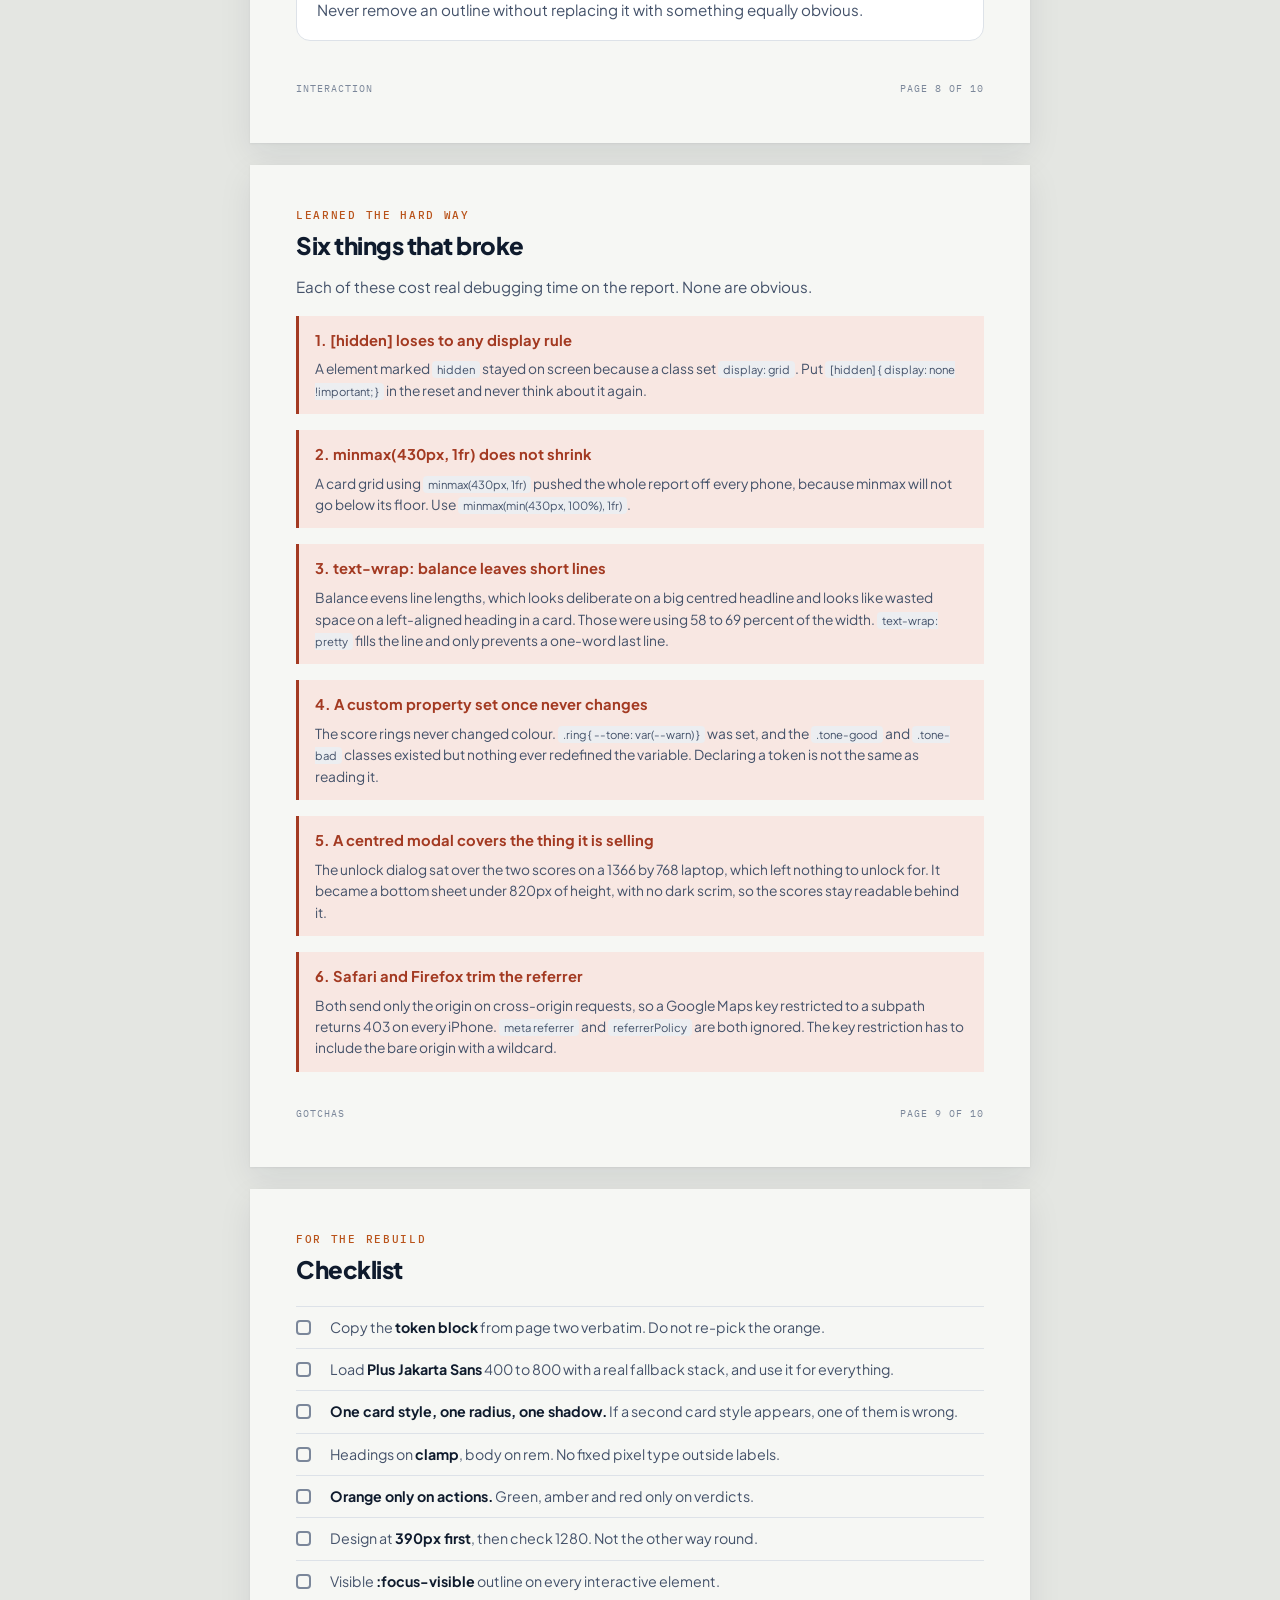
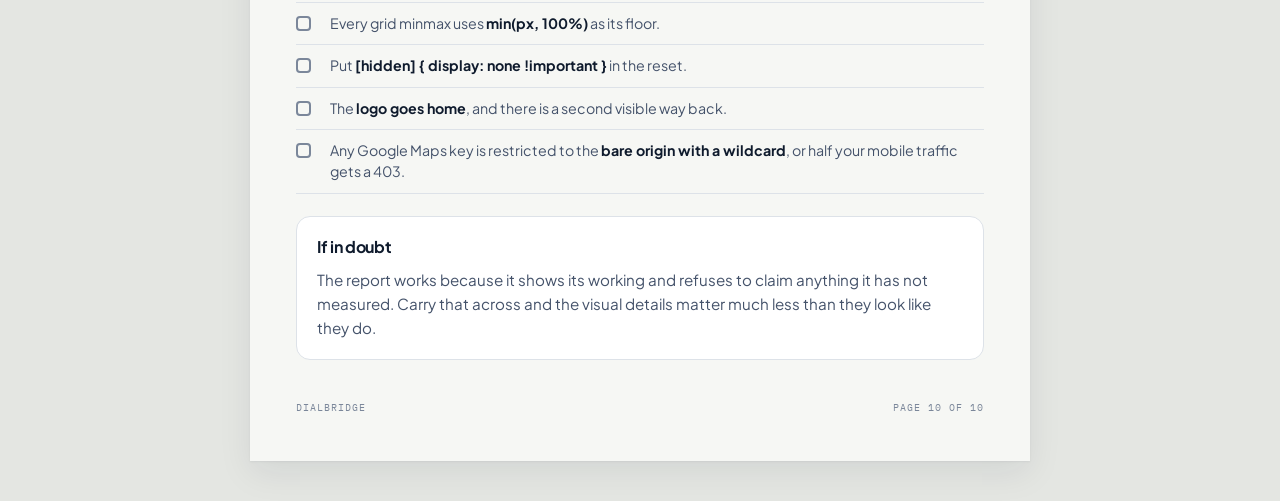
<file: design-system/index.html>
<!doctype html>
<html lang="en">
<head>
<meta charset="utf-8">
<meta name="viewport" content="width=device-width, initial-scale=1">
<title>DialBridge Build Handbook</title>
<link rel="preconnect" href="https://fonts.googleapis.com">
<link rel="preconnect" href="https://fonts.gstatic.com" crossorigin>
<link rel="stylesheet" href="https://fonts.googleapis.com/css2?family=Plus+Jakarta+Sans:wght@400;500;600;700;800&family=IBM+Plex+Mono:wght@400;500;600&display=swap">

<style>
  /* This document is built from the same tokens it documents, so it doubles as a
     specimen. Every hex, size and snippet below is copied out of the live styles.css
     rather than written from memory. A4 text block is 184mm x 271mm = 695 x 1024 px. */
  :root {
    --ink: #0f1b2d;
    --ink-2: #44526a;
    --ink-3: #7b879a;
    --paper: #f6f7f4;
    --surface: #ffffff;
    --rule: #dde2e8;
    --accent: #e8702a;
    --accent-ink: #b9531a;
    --focus: #2f6fdf;
    --good: #1f7a4d;
    --good-soft: #e7f3ec;
    --warn: #b8860b;
    --warn-soft: #fdf4e3;
    --bad: #a33a22;
    --bad-soft: #f8e7e2;
    --radius: 14px;
    --shadow: 0 1px 2px rgba(15, 27, 45, 0.06), 0 12px 32px rgba(15, 27, 45, 0.08);
    --display: "Plus Jakarta Sans", system-ui, -apple-system, "Segoe UI", sans-serif;
    --mono: "IBM Plex Mono", ui-monospace, SFMono-Regular, Menlo, monospace;
  }
  * { box-sizing: border-box; }
  [hidden] { display: none !important; }

  body {
    margin: 0;
    background: #e4e6e2;
    color: var(--ink);
    font-family: var(--display);
    font-size: 15px;
    line-height: 1.55;
    -webkit-font-smoothing: antialiased;
    -webkit-print-color-adjust: exact;
    print-color-adjust: exact;
  }
  img { max-width: 100%; display: block; }

  .deck { display: flex; flex-direction: column; align-items: center;
          gap: 22px; padding-block: 26px 40px; padding-left: 16px; padding-right: 16px; }
  .sheet { width: 100%; max-width: 780px; background: var(--paper);
           padding: 42px 46px 46px; box-shadow: var(--shadow);
           display: flex; flex-direction: column; }

  h1, h2, h3 { margin: 0; letter-spacing: -0.02em; text-wrap: pretty; }
  h1 { font-size: 2.2rem; font-weight: 800; line-height: 1.1; }
  h2 { font-size: 1.5rem; font-weight: 800; line-height: 1.18; }
  h3 { font-size: 1rem; font-weight: 700; }
  p { margin: 0; }

  .eyebrow { font-family: var(--mono); font-size: 0.66rem; font-weight: 500;
             letter-spacing: 0.16em; text-transform: uppercase; color: var(--accent-ink); }
  .lede { font-size: 1.08rem; line-height: 1.55; color: var(--ink-2); max-width: 56ch; }
  .say { font-size: 0.95rem; line-height: 1.6; color: var(--ink-2); max-width: 66ch; }
  .say b { color: var(--ink); }
  .fine { font-size: 0.78rem; line-height: 1.5; color: var(--ink-3); }

  .stack { display: flex; flex-direction: column; }
  .g8 { gap: 8px; } .g12 { gap: 12px; } .g16 { gap: 16px; }
  .g18 { gap: 18px; } .g22 { gap: 22px; } .g28 { gap: 28px; }
  .rule { height: 1px; background: var(--rule); border: 0; margin: 0; }

  .card { background: var(--surface); border: 1px solid var(--rule);
          border-radius: var(--radius); padding: 18px 20px; }

  /* swatches */
  .swatches { display: grid; grid-template-columns: repeat(4, 1fr); gap: 12px; }
  .sw { border: 1px solid var(--rule); border-radius: 10px; overflow: hidden; background: var(--surface); }
  .sw-chip { height: 44px; }
  .sw-meta { padding: 8px 10px; display: flex; flex-direction: column; gap: 1px; }
  .sw-name { font-size: 0.76rem; font-weight: 700; }
  .sw-hex { font-family: var(--mono); font-size: 0.68rem; color: var(--ink-3); }

  /* type specimen */
  .spec { display: grid; grid-template-columns: 150px 1fr; gap: 10px 18px; align-items: baseline; }
  .spec-k { font-family: var(--mono); font-size: 0.7rem; color: var(--ink-3); }

  /* code */
  code, pre { font-family: var(--mono); }
  pre { margin: 0; background: #0f1b2d; color: #e8eef7; border-radius: 10px;
        padding: 11px 14px; font-size: 0.69rem; line-height: 1.5; overflow: hidden;
        white-space: pre-wrap; }
  pre b { color: #ffb37a; font-weight: 600; }
  .inline { background: #eceef1; border-radius: 4px; padding: 1px 5px; font-size: 0.82em; }

  /* component demos */
  .demo { display: flex; flex-wrap: wrap; gap: 12px; align-items: center; }
  .cta { border: 0; border-radius: 10px; padding: 12px 18px; background: var(--accent);
         color: #fff; font: inherit; font-weight: 700; }
  .badge { border-radius: 999px; padding: 4px 11px; font-size: 0.74rem; font-weight: 700; }
  .badge-good { background: var(--good-soft); color: var(--good); }
  .badge-warn { background: var(--warn-soft); color: var(--warn); }
  .badge-bad { background: var(--bad-soft); color: var(--bad); }
  .ring { --tone: var(--warn); --pct: 72; position: relative; width: 84px; height: 84px;
          border-radius: 50%; background: conic-gradient(var(--tone) calc(var(--pct) * 1%), var(--rule) 0);
          display: grid; place-items: center; }
  .ring::after { content: ""; position: absolute; inset: 9px; border-radius: 50%; background: var(--surface); }
  .ring b { position: relative; z-index: 1; font-size: 1.3rem; font-weight: 800; }
  .ring.tone-good { --tone: var(--good); }
  .ring.tone-bad { --tone: var(--bad); }

  /* rules list */
  .rules { display: flex; flex-direction: column; gap: 0; border-top: 1px solid var(--rule); }
  .r { display: grid; grid-template-columns: 30px 1fr; gap: 14px; padding: 13px 0;
       border-bottom: 1px solid var(--rule); align-items: start; }
  .r-n { font-family: var(--mono); font-size: 0.78rem; font-weight: 600; color: var(--accent-ink); padding-top: 2px; }
  /* Skill names are words, not step numbers, so they get a column wide enough to hold them. */
  .rules-wide .r { grid-template-columns: 148px 1fr; }
  .rules-wide .r-n { font-size: 0.72rem; word-break: break-word; }
  .r-t { font-size: 0.95rem; font-weight: 700; margin-bottom: 3px; }
  .r-d { font-size: 0.88rem; line-height: 1.55; color: var(--ink-2); max-width: 62ch; }

  /* gotchas */
  .got { border-left: 3px solid var(--bad); background: var(--bad-soft);
         padding: 13px 16px; display: flex; flex-direction: column; gap: 7px; }
  .got-t { font-size: 0.92rem; font-weight: 700; color: var(--bad); }
  .got-d { font-size: 0.86rem; line-height: 1.55; color: var(--ink-2); }

  .check { display: flex; flex-direction: column; gap: 0; border-top: 1px solid var(--rule); }
  .ck { display: grid; grid-template-columns: 22px 1fr; gap: 12px; padding: 10px 0;
        border-bottom: 1px solid var(--rule); align-items: start; }
  .ck-box { width: 15px; height: 15px; border: 2px solid var(--ink-3); border-radius: 4px; margin-top: 3px; }
  .ck-d { font-size: 0.89rem; line-height: 1.5; color: var(--ink-2); }
  .ck-d b { color: var(--ink); }

  .footer { display: flex; justify-content: space-between; gap: 12px; align-items: baseline;
            margin-top: auto; padding-top: 18px; }
  .footer span { font-family: var(--mono); font-size: 0.62rem; letter-spacing: 0.1em;
                 text-transform: uppercase; color: var(--ink-3); }

  @media (max-width: 680px) {
    .sheet { padding: 26px 20px 30px; }
    .swatches { grid-template-columns: repeat(2, 1fr); }
    .spec { grid-template-columns: 1fr; }
    h1 { font-size: 1.6rem; }
  }

  @media print {
    @page { size: A4; margin: 13mm; }
    html { font-size: 12.2pt; }
    body { background: #fff; }
    .deck { gap: 0; padding: 0; }
    .sheet { max-width: none; width: 100%; min-height: 269mm; box-shadow: none;
             padding: 0; background: #fff;
             break-after: page; page-break-after: always; justify-content: space-between; }
    .sheet:last-child { break-after: auto; page-break-after: auto; }
    .footer { margin-top: 0; }
    .card, .got, .r, .ck, pre, .swatches, .spec { break-inside: avoid; page-break-inside: avoid; }
  }
</style>
</head>
<body>

<div class="deck">

  <!-- 1 -->
  <section class="sheet stack g28">
    <div class="stack g12">
      <p class="eyebrow">DialBridge</p>
      <h1>How the report page is built</h1>
      <p class="lede">
        The stack, the GitHub setup, the skills in our Claude Code system, and the design
        system itself. Everything here is read out of the live repo, not written from memory.
      </p>
    </div>

    <div class="card stack g12">
      <h3>What it is</h3>
      <p class="say">
        <b>matviykorsunskiy.me/dialbridge-report</b> is the free Lost Job Report. A contractor
        types their business name, answers four questions, and watches a live seven step scan
        build a scored audit of their Google presence. Two scores are free; the rest unlocks
        behind a phone verification.
      </p>
    </div>

    <div class="stack g16">
      <h2>What is in here</h2>
      <div class="rules">
        <div class="r"><span class="r-n">02</span><div><p class="r-t">The stack</p><p class="r-d">Seven files, no framework, no build step, and why that is deliberate.</p></div></div>
        <div class="r"><span class="r-n">03</span><div><p class="r-t">GitHub and deploy</p><p class="r-d">Pages, the Actions workflow, how secrets stay out of the repo, cache-busting.</p></div></div>
        <div class="r"><span class="r-n">04</span><div><p class="r-t">Skills in our system</p><p class="r-d">What is installed, and which one to reach for on a given job.</p></div></div>
        <div class="r"><span class="r-n">05</span><div><p class="r-t">The build loop</p><p class="r-d">How work actually gets verified here, which is the part most setups skip.</p></div></div>
        <div class="r"><span class="r-n">06-10</span><div><p class="r-t">The design system</p><p class="r-d">Colour, type, components, interaction rules, and the six things that broke.</p></div></div>
      </div>
    </div>

    <div class="footer"><span>DialBridge</span><span>Page 1 of 10</span></div>
  </section>

  <!-- 1b -->
  <section class="sheet stack g22">
    <div class="stack g8">
      <p class="eyebrow">Build</p>
      <h2>The stack</h2>
    </div>

    <p class="say">
      Seven files. No React, no Tailwind, no bundler, no npm install. The whole page is
      static assets plus fetch calls.
    </p>

    <div class="spec">
      <span class="spec-k">index.html</span><span class="say">256 lines. Markup and nothing else.</span>
      <span class="spec-k">styles.css</span><span class="say">1,693 lines. Every token and component.</span>
      <span class="spec-k">app.js</span><span class="say">372. Search, autocomplete, picking the business.</span>
      <span class="spec-k">questions.js</span><span class="say">172. The four question popup.</span>
      <span class="spec-k">scan.js</span><span class="say">1,033. The seven step scan and all Google calls.</span>
      <span class="spec-k">engine.js</span><span class="say">1,134. Scoring, the money maths, the heat map.</span>
      <span class="spec-k">report.js</span><span class="say">1,359. Rendering, the gate, the blueprint form.</span>
    </div>

    <div class="card stack g8">
      <h3>Why no framework</h3>
      <p class="say">
        The reader is a contractor on a phone, often on bad signal, and the page has to paint
        before they lose interest. A framework adds a few hundred kilobytes and a build step
        to a page that renders a handful of components.
      </p>
    </div>

    <div class="stack g12">
      <h3>What runs where</h3>
      <div class="rules">
        <div class="r"><span class="r-n">1</span><div><p class="r-t">Browser</p><p class="r-d">Google Places API for the business, the competitors and the nine point ranking grid. Google Static Maps for the heat map image. All the scoring maths.</p></div></div>
        <div class="r"><span class="r-n">2</span><div><p class="r-t">n8n</p><p class="r-d">Anything needing a secret or a server: OTP send and verify, the LLM keyword picker, fetching the contractor page source which a browser cannot read cross-origin, Brave search for a missing website, and every write to GHL.</p></div></div>
        <div class="r"><span class="r-n">3</span><div><p class="r-t">GoHighLevel</p><p class="r-d">CRM, contact records, tags, and the outbound text and email.</p></div></div>
      </div>
      <p class="fine">
        Rule of thumb: if it needs a key the user must not see, it is an n8n webhook. If it
        only needs the public Maps key, it stays in the browser and costs nothing to run.
      </p>
    </div>

    <div class="footer"><span>Build</span><span>Page 2 of 10</span></div>
  </section>

  <!-- 1c -->
  <section class="sheet stack g22">
    <div class="stack g8">
      <p class="eyebrow">Build</p>
      <h2>GitHub and deploy</h2>
    </div>

    <div class="spec">
      <span class="spec-k">repo</span><span class="say">github.com/matkors/dialbridge-report</span>
      <span class="spec-k">visibility</span><span class="say">Public. Pages cannot host a private repo on the free plan.</span>
      <span class="spec-k">host</span><span class="say">GitHub Pages, served at the <b>/dialbridge-report/</b> subpath.</span>
      <span class="spec-k">trigger</span><span class="say">Push to main, or run the workflow by hand.</span>
    </div>

    <div class="stack g12">
      <h3>Four things the workflow does</h3>
      <div class="rules">
        <div class="r">
          <span class="r-n">01</span>
          <div><p class="r-t">Writes config.js from repository secrets</p>
          <p class="r-d">The Maps key and all eight n8n webhook URLs are GitHub secrets, printed into a config.js at build time. <span class="inline">config.js</span> is gitignored and <span class="inline">config.example.js</span> is the committed template, so no key has ever been in a commit.</p></div>
        </div>
        <div class="r">
          <span class="r-n">02</span>
          <div><p class="r-t">Copies the site and the PDF</p>
          <p class="r-d">The seven source files plus the blueprint folder, so the lead magnet PDF has a real public URL to email.</p></div>
        </div>
        <div class="r">
          <span class="r-n">03</span>
          <div><p class="r-t">Touches .nojekyll</p>
          <p class="r-d">Without it Pages runs Jekyll and silently drops anything starting with an underscore.</p></div>
        </div>
        <div class="r">
          <span class="r-n">04</span>
          <div><p class="r-t">Cache-busts every asset</p>
          <p class="r-d">Appends the commit SHA and run number to every script and stylesheet, so nobody is ever running yesterday JavaScript against today HTML.</p></div>
        </div>
      </div>
    </div>

    <div class="card stack g8">
      <h3>Set or change a secret</h3>
      <p class="say"><span class="inline">gh secret set GOOGLE_MAPS_API_KEY --repo matkors/dialbridge-report</span></p>
    </div>

    <div class="footer"><span>Build</span><span>Page 3 of 10</span></div>
  </section>

  <!-- 1d -->
  <section class="sheet stack g18">
    <div class="stack g8">
      <p class="eyebrow">Tooling</p>
      <h2>Skills in our system</h2>
    </div>
    <p class="say">What is installed, and which one to reach for. Type the slash name in Claude Code.</p>

    <div class="stack g12">
      <p class="fine">Design and UI</p>
      <div class="rules rules-wide">
        <div class="r"><span class="r-n">/design</span><div><p class="r-t">Open Design studio</p><p class="r-d">Local studio, 129 built-in design systems. Landing pages, dashboards, apps, decks. The one for generating a page from scratch.</p></div></div>
        <div class="r"><span class="r-n">artifact-design</span><div><p class="r-t">Loads on its own</p><p class="r-d">Palette, typography, layout, dark mode, CDN allowlist, mobile rules. Why the report page looks coherent instead of default.</p></div></div>
        <div class="r"><span class="r-n">artifact-diagramming</span><div><p class="r-t">Diagrams worth drawing</p><p class="r-d">For when a picture earns its place. Inline SVG that stays legible in both themes.</p></div></div>
        <div class="r"><span class="r-n">dataviz</span><div><p class="r-t">Charts, with a validator</p><p class="r-d">Chart-type heuristics plus a runnable colourblind-safety validator. Load before any chart, graph or stat tile.</p></div></div>
        <div class="r"><span class="r-n">/miro</span><div><p class="r-t">Read and build Miro boards</p><p class="r-d">Added 2026-09-22. Reads boards, builds frames and diagrams, and pulls board specs into local files.</p></div></div>
      </div>
    </div>

    <div class="stack g12">
      <p class="fine">Code quality, used on this repo</p>
      <div class="rules rules-wide">
        <div class="r"><span class="r-n">/code-review</span><div><p class="r-t">Find real bugs in the diff</p><p class="r-d">Low to ultra. Ultra runs a multi-agent review in the cloud against the branch or a PR.</p></div></div>
        <div class="r"><span class="r-n">/simplify</span><div><p class="r-t">Reuse and cleanup</p><p class="r-d">Quality only, no bug hunting. Worth running before a push.</p></div></div>
        <div class="r"><span class="r-n">/security-review</span><div><p class="r-t">Security pass on the branch</p><p class="r-d">Run it on anything that touches keys or webhooks.</p></div></div>
      </div>
    </div>

    <p class="fine">
      Also installed: openseo (eleven skills, keyword research and local SEO), /ads, /gtm,
      /blog-writer, /retell. Full list is in the Claude Code skill menu.
    </p>

    <div class="footer"><span>Tooling</span><span>Page 4 of 10</span></div>
  </section>

  <!-- 1e -->
  <section class="sheet stack g22">
    <div class="stack g8">
      <p class="eyebrow">Tooling</p>
      <h2>The build loop</h2>
    </div>
    <p class="say">
      This is the part most setups skip, and it is the reason the page works. Nothing ships
      on the strength of looking right in the editor.
    </p>

    <div class="rules">
      <div class="r">
        <span class="r-n">01</span>
        <div><p class="r-t">Drive the real page in a real browser</p>
        <p class="r-d">Playwright loads the actual files, runs the actual flow and screenshots at 390px and 1280px. Every layout claim in this document was checked that way.</p></div>
      </div>
      <div class="r">
        <span class="r-n">02</span>
        <div><p class="r-t">Measure, do not eyeball</p>
        <p class="r-d">Read getBoundingClientRect and compare against the budget. That is how the overflowing cards, the clipped dialog and the wrapped headings were all caught before anyone saw them.</p></div>
      </div>
      <div class="r">
        <span class="r-n">03</span>
        <div><p class="r-t">Run the whole funnel against production</p>
        <p class="r-d">Search, pick, answer, scan, gate, unlock, email. End to end on the live site, watching every webhook response.</p></div>
      </div>
      <div class="r">
        <span class="r-n">04</span>
        <div><p class="r-t">Spoof the user agent when testing live</p>
        <p class="r-d">Our n8n webhooks have ignoreBots on, and headless Chromium announces itself as HeadlessChrome. Without a normal user agent every call returns 403 and it looks exactly like an outage. This cost a full debugging cycle.</p></div>
      </div>
    </div>

    <div class="card stack g8">
      <h3>The rule behind all four</h3>
      <p class="say">
        If a claim can be checked, check it. The report tells contractors things about their
        own business, so anything we cannot verify does not go on the page, and anything we
        cannot verify about the page does not get pushed.
      </p>
    </div>

    <div class="footer"><span>Tooling</span><span>Page 5 of 10</span></div>
  </section>

  <!-- 2 -->
  <section class="sheet stack g22">
    <div class="stack g8">
      <p class="eyebrow">Foundations</p>
      <h2>Colour</h2>
    </div>

    <div class="stack g12">
      <p class="fine">Surface and ink</p>
      <div class="swatches">
        <div class="sw"><div class="sw-chip" style="background:#f6f7f4"></div><div class="sw-meta"><span class="sw-name">paper</span><span class="sw-hex">#f6f7f4</span></div></div>
        <div class="sw"><div class="sw-chip" style="background:#ffffff"></div><div class="sw-meta"><span class="sw-name">surface</span><span class="sw-hex">#ffffff</span></div></div>
        <div class="sw"><div class="sw-chip" style="background:#dde2e8"></div><div class="sw-meta"><span class="sw-name">rule</span><span class="sw-hex">#dde2e8</span></div></div>
        <div class="sw"><div class="sw-chip" style="background:#0f1b2d"></div><div class="sw-meta"><span class="sw-name">ink</span><span class="sw-hex">#0f1b2d</span></div></div>
        <div class="sw"><div class="sw-chip" style="background:#44526a"></div><div class="sw-meta"><span class="sw-name">ink-2</span><span class="sw-hex">#44526a</span></div></div>
        <div class="sw"><div class="sw-chip" style="background:#7b879a"></div><div class="sw-meta"><span class="sw-name">ink-3</span><span class="sw-hex">#7b879a</span></div></div>
        <div class="sw"><div class="sw-chip" style="background:#e8702a"></div><div class="sw-meta"><span class="sw-name">accent</span><span class="sw-hex">#e8702a</span></div></div>
        <div class="sw"><div class="sw-chip" style="background:#b9531a"></div><div class="sw-meta"><span class="sw-name">accent-ink</span><span class="sw-hex">#b9531a</span></div></div>
      </div>
    </div>

    <div class="stack g12">
      <p class="fine">Judgement, and the soft fill each one sits on</p>
      <div class="swatches">
        <div class="sw"><div class="sw-chip" style="background:#1f7a4d"></div><div class="sw-meta"><span class="sw-name">good</span><span class="sw-hex">#1f7a4d</span></div></div>
        <div class="sw"><div class="sw-chip" style="background:#e7f3ec"></div><div class="sw-meta"><span class="sw-name">good-soft</span><span class="sw-hex">#e7f3ec</span></div></div>
        <div class="sw"><div class="sw-chip" style="background:#b8860b"></div><div class="sw-meta"><span class="sw-name">warn</span><span class="sw-hex">#b8860b</span></div></div>
        <div class="sw"><div class="sw-chip" style="background:#fdf4e3"></div><div class="sw-meta"><span class="sw-name">warn-soft</span><span class="sw-hex">#fdf4e3</span></div></div>
        <div class="sw"><div class="sw-chip" style="background:#a33a22"></div><div class="sw-meta"><span class="sw-name">bad</span><span class="sw-hex">#a33a22</span></div></div>
        <div class="sw"><div class="sw-chip" style="background:#f8e7e2"></div><div class="sw-meta"><span class="sw-name">bad-soft</span><span class="sw-hex">#f8e7e2</span></div></div>
        <div class="sw"><div class="sw-chip" style="background:#2f6fdf"></div><div class="sw-meta"><span class="sw-name">focus</span><span class="sw-hex">#2f6fdf</span></div></div>
        <div class="sw"><div class="sw-chip" style="background:#e4e6e2"></div><div class="sw-meta"><span class="sw-name">surround</span><span class="sw-hex">#e4e6e2</span></div></div>
      </div>
    </div>

    <div class="card stack g8">
      <h3>The one colour rule</h3>
      <p class="say">
        Orange is <b>action</b>. Green, amber and red are <b>verdicts about the business</b>.
        Never let a verdict colour a button, and never let orange imply something is good or
        bad. The moment those mix, a red card reads as a thing to click.
      </p>
    </div>

    <pre>:root {
  <b>--ink</b>: #0f1b2d;   <b>--ink-2</b>: #44526a;   <b>--ink-3</b>: #7b879a;
  <b>--paper</b>: #f6f7f4; <b>--surface</b>: #ffffff; <b>--rule</b>: #dde2e8;
  <b>--accent</b>: #e8702a; <b>--accent-ink</b>: #b9531a; <b>--focus</b>: #2f6fdf;
  <b>--good</b>: #1f7a4d;  <b>--warn</b>: #b8860b;    <b>--bad</b>: #a33a22;
  <b>--radius</b>: 14px;
  <b>--shadow</b>: 0 1px 2px rgba(15,27,45,.06), 0 12px 32px rgba(15,27,45,.08);
}</pre>

    <div class="footer"><span>Foundations</span><span>Page 6 of 10</span></div>
  </section>

  <!-- 3 -->
  <section class="sheet stack g22">
    <div class="stack g8">
      <p class="eyebrow">Foundations</p>
      <h2>Type, shape and components</h2>
    </div>

    <div class="stack g12">
      <p class="fine">Plus Jakarta Sans, 400 to 800. Headings clamp so they fit a phone without a breakpoint.</p>
      <div class="spec">
        <span class="spec-k">hero</span>
        <span style="font-size:1.9rem;font-weight:800;letter-spacing:-.03em">clamp(2.1rem, 6vw, 3.6rem)</span>
        <span class="spec-k">section h2</span>
        <span style="font-size:1.35rem;font-weight:800;letter-spacing:-.02em">clamp(1.35rem, 3.4vw, 1.9rem)</span>
        <span class="spec-k">card h3</span>
        <span style="font-size:1.05rem;font-weight:700">clamp(1.15rem, 2.8vw, 1.45rem)</span>
        <span class="spec-k">body</span>
        <span style="font-size:.95rem;color:var(--ink-2)">0.95rem on a 16px root, line-height 1.55</span>
        <span class="spec-k">label / eyebrow</span>
        <span class="eyebrow">0.66rem mono, 0.16em tracking, uppercase</span>
      </div>
    </div>

    <hr class="rule">

    <div class="stack g12">
      <p class="fine">Components</p>
      <div class="demo">
        <button class="cta" type="button">Get my report</button>
        <span class="badge badge-good">Good</span>
        <span class="badge badge-warn">Needs work</span>
        <span class="badge badge-bad">Losing jobs</span>
        <div class="ring tone-good" style="--pct:81"><b>81</b></div>
        <div class="ring" style="--pct:59"><b>59</b></div>
        <div class="ring tone-bad" style="--pct:30"><b>30</b></div>
      </div>
      <p class="fine">
        The score ring is a conic-gradient on a circle with a surface-coloured hole punched
        by <span class="inline">::after</span>. No SVG, no library.
      </p>
    </div>

    <pre>.card { background: var(--surface); border: 1px solid var(--rule);
        border-radius: var(--radius); padding: 22px 24px; }

.cta  { border: 0; border-radius: 10px; padding: 12px 18px;
        background: var(--accent); color: #fff; font-weight: 700; }

.ring { --tone: var(--warn);
        background: conic-gradient(var(--tone) calc(var(--pct) * 1%), var(--rule) 0);
        border-radius: 50%; display: grid; place-items: center; }
.ring::after { content:""; position:absolute; inset:9px;
               border-radius:50%; background: var(--surface); }
<b>.ring.tone-good { --tone: var(--good); }</b>
<b>.ring.tone-bad  { --tone: var(--bad);  }</b></pre>

    <div class="footer"><span>Foundations</span><span>Page 7 of 10</span></div>
  </section>

  <!-- 4 -->
  <section class="sheet stack g22">
    <div class="stack g8">
      <p class="eyebrow">The part that matters</p>
      <h2>Interaction rules</h2>
    </div>
    <p class="say">
      These are the decisions that made the scanner work, and they transfer to the new site
      more usefully than any hex value.
    </p>

    <div class="rules">
      <div class="r">
        <span class="r-n">01</span>
        <div>
          <p class="r-t">One question per screen</p>
          <p class="r-d">Four questions, four taps, one idea each, no scrolling and no form. A contractor answers it at a red light. A single page with four fields would not get finished.</p>
        </div>
      </div>
      <div class="r">
        <span class="r-n">02</span>
        <div>
          <p class="r-t">Earn the wait, do not hide it</p>
          <p class="r-d">The scan shows seven named steps completing in real time, because it really is calling Google seven ways. Showing the work is what makes the result feel measured rather than generated. A spinner would have wasted the same thirty seconds and bought nothing.</p>
        </div>
      </div>
      <div class="r">
        <span class="r-n">03</span>
        <div>
          <p class="r-t">Give the proof away, gate the explanation</p>
          <p class="r-d">The two scores are free and visible. Everything under them is blurred, not hidden. The blur is the point: it proves there is something there, which is what makes a phone number feel worth giving.</p>
        </div>
      </div>
      <div class="r">
        <span class="r-n">04</span>
        <div>
          <p class="r-t">Never show a number you cannot defend</p>
          <p class="r-d">When Google cannot return a service-area business, the page explains why instead of drawing nine "not found" pins. A confident wrong answer costs more trust than an honest gap.</p>
        </div>
      </div>
      <div class="r">
        <span class="r-n">05</span>
        <div>
          <p class="r-t">Their words, not ours</p>
          <p class="r-d">"Your Google Maps position when someone searched plumber", not "SERP grid ranking". And money is always a monthly figure. Never ask the reader to do arithmetic to feel the point.</p>
        </div>
      </div>
      <div class="r">
        <span class="r-n">06</span>
        <div>
          <p class="r-t">The logo goes home</p>
          <p class="r-d">Small thing, constantly got wrong. The brand mark is a real button that resets the scan, with a visible back control beside it for anyone who does not think to try the logo.</p>
        </div>
      </div>
    </div>

    <div class="card stack g8">
      <h3>Focus is visible, always</h3>
      <p class="say">
        Every interactive element gets
        <span class="inline">outline: 3px solid var(--focus); outline-offset: 3px</span>
        on <span class="inline">:focus-visible</span>. Never remove an outline without
        replacing it with something equally obvious.
      </p>
    </div>

    <div class="footer"><span>Interaction</span><span>Page 8 of 10</span></div>
  </section>

  <!-- 5 -->
  <section class="sheet stack g16">
    <div class="stack g8">
      <p class="eyebrow">Learned the hard way</p>
      <h2>Six things that broke</h2>
    </div>
    <p class="say">Each of these cost real debugging time on the report. None are obvious.</p>

    <div class="got">
      <p class="got-t">1. [hidden] loses to any display rule</p>
      <p class="got-d">A element marked <span class="inline">hidden</span> stayed on screen because a class set <span class="inline">display: grid</span>. Put <span class="inline">[hidden] { display: none !important; }</span> in the reset and never think about it again.</p>
    </div>

    <div class="got">
      <p class="got-t">2. minmax(430px, 1fr) does not shrink</p>
      <p class="got-d">A card grid using <span class="inline">minmax(430px, 1fr)</span> pushed the whole report off every phone, because minmax will not go below its floor. Use <span class="inline">minmax(min(430px, 100%), 1fr)</span>.</p>
    </div>

    <div class="got">
      <p class="got-t">3. text-wrap: balance leaves short lines</p>
      <p class="got-d">Balance evens line lengths, which looks deliberate on a big centred headline and looks like wasted space on a left-aligned heading in a card. Those were using 58 to 69 percent of the width. <span class="inline">text-wrap: pretty</span> fills the line and only prevents a one-word last line.</p>
    </div>

    <div class="got">
      <p class="got-t">4. A custom property set once never changes</p>
      <p class="got-d">The score rings never changed colour. <span class="inline">.ring { --tone: var(--warn) }</span> was set, and the <span class="inline">.tone-good</span> and <span class="inline">.tone-bad</span> classes existed but nothing ever redefined the variable. Declaring a token is not the same as reading it.</p>
    </div>

    <div class="got">
      <p class="got-t">5. A centred modal covers the thing it is selling</p>
      <p class="got-d">The unlock dialog sat over the two scores on a 1366 by 768 laptop, which left nothing to unlock for. It became a bottom sheet under 820px of height, with no dark scrim, so the scores stay readable behind it.</p>
    </div>

    <div class="got">
      <p class="got-t">6. Safari and Firefox trim the referrer</p>
      <p class="got-d">Both send only the origin on cross-origin requests, so a Google Maps key restricted to a subpath returns 403 on every iPhone. <span class="inline">meta referrer</span> and <span class="inline">referrerPolicy</span> are both ignored. The key restriction has to include the bare origin with a wildcard.</p>
    </div>

    <div class="footer"><span>Gotchas</span><span>Page 9 of 10</span></div>
  </section>

  <!-- 6 -->
  <section class="sheet stack g22">
    <div class="stack g8">
      <p class="eyebrow">For the rebuild</p>
      <h2>Checklist</h2>
    </div>

    <div class="check">
      <div class="ck"><span class="ck-box"></span><p class="ck-d">Copy the <b>token block</b> from page two verbatim. Do not re-pick the orange.</p></div>
      <div class="ck"><span class="ck-box"></span><p class="ck-d">Load <b>Plus Jakarta Sans</b> 400 to 800 with a real fallback stack, and use it for everything.</p></div>
      <div class="ck"><span class="ck-box"></span><p class="ck-d"><b>One card style, one radius, one shadow.</b> If a second card style appears, one of them is wrong.</p></div>
      <div class="ck"><span class="ck-box"></span><p class="ck-d">Headings on <b>clamp</b>, body on rem. No fixed pixel type outside labels.</p></div>
      <div class="ck"><span class="ck-box"></span><p class="ck-d"><b>Orange only on actions.</b> Green, amber and red only on verdicts.</p></div>
      <div class="ck"><span class="ck-box"></span><p class="ck-d">Design at <b>390px first</b>, then check 1280. Not the other way round.</p></div>
      <div class="ck"><span class="ck-box"></span><p class="ck-d">Visible <b>:focus-visible</b> outline on every interactive element.</p></div>
      <div class="ck"><span class="ck-box"></span><p class="ck-d">Every grid minmax uses <b>min(px, 100%)</b> as its floor.</p></div>
      <div class="ck"><span class="ck-box"></span><p class="ck-d">Put <b>[hidden] { display: none !important }</b> in the reset.</p></div>
      <div class="ck"><span class="ck-box"></span><p class="ck-d">The <b>logo goes home</b>, and there is a second visible way back.</p></div>
      <div class="ck"><span class="ck-box"></span><p class="ck-d">Any Google Maps key is restricted to the <b>bare origin with a wildcard</b>, or half your mobile traffic gets a 403.</p></div>
    </div>

    <div class="card stack g8">
      <h3>If in doubt</h3>
      <p class="say">
        The report works because it shows its working and refuses to claim anything it has
        not measured. Carry that across and the visual details matter much less than they
        look like they do.
      </p>
    </div>

    <div class="footer"><span>DialBridge</span><span>Page 10 of 10</span></div>
  </section>

</div>
</body>
</html>
</file>
